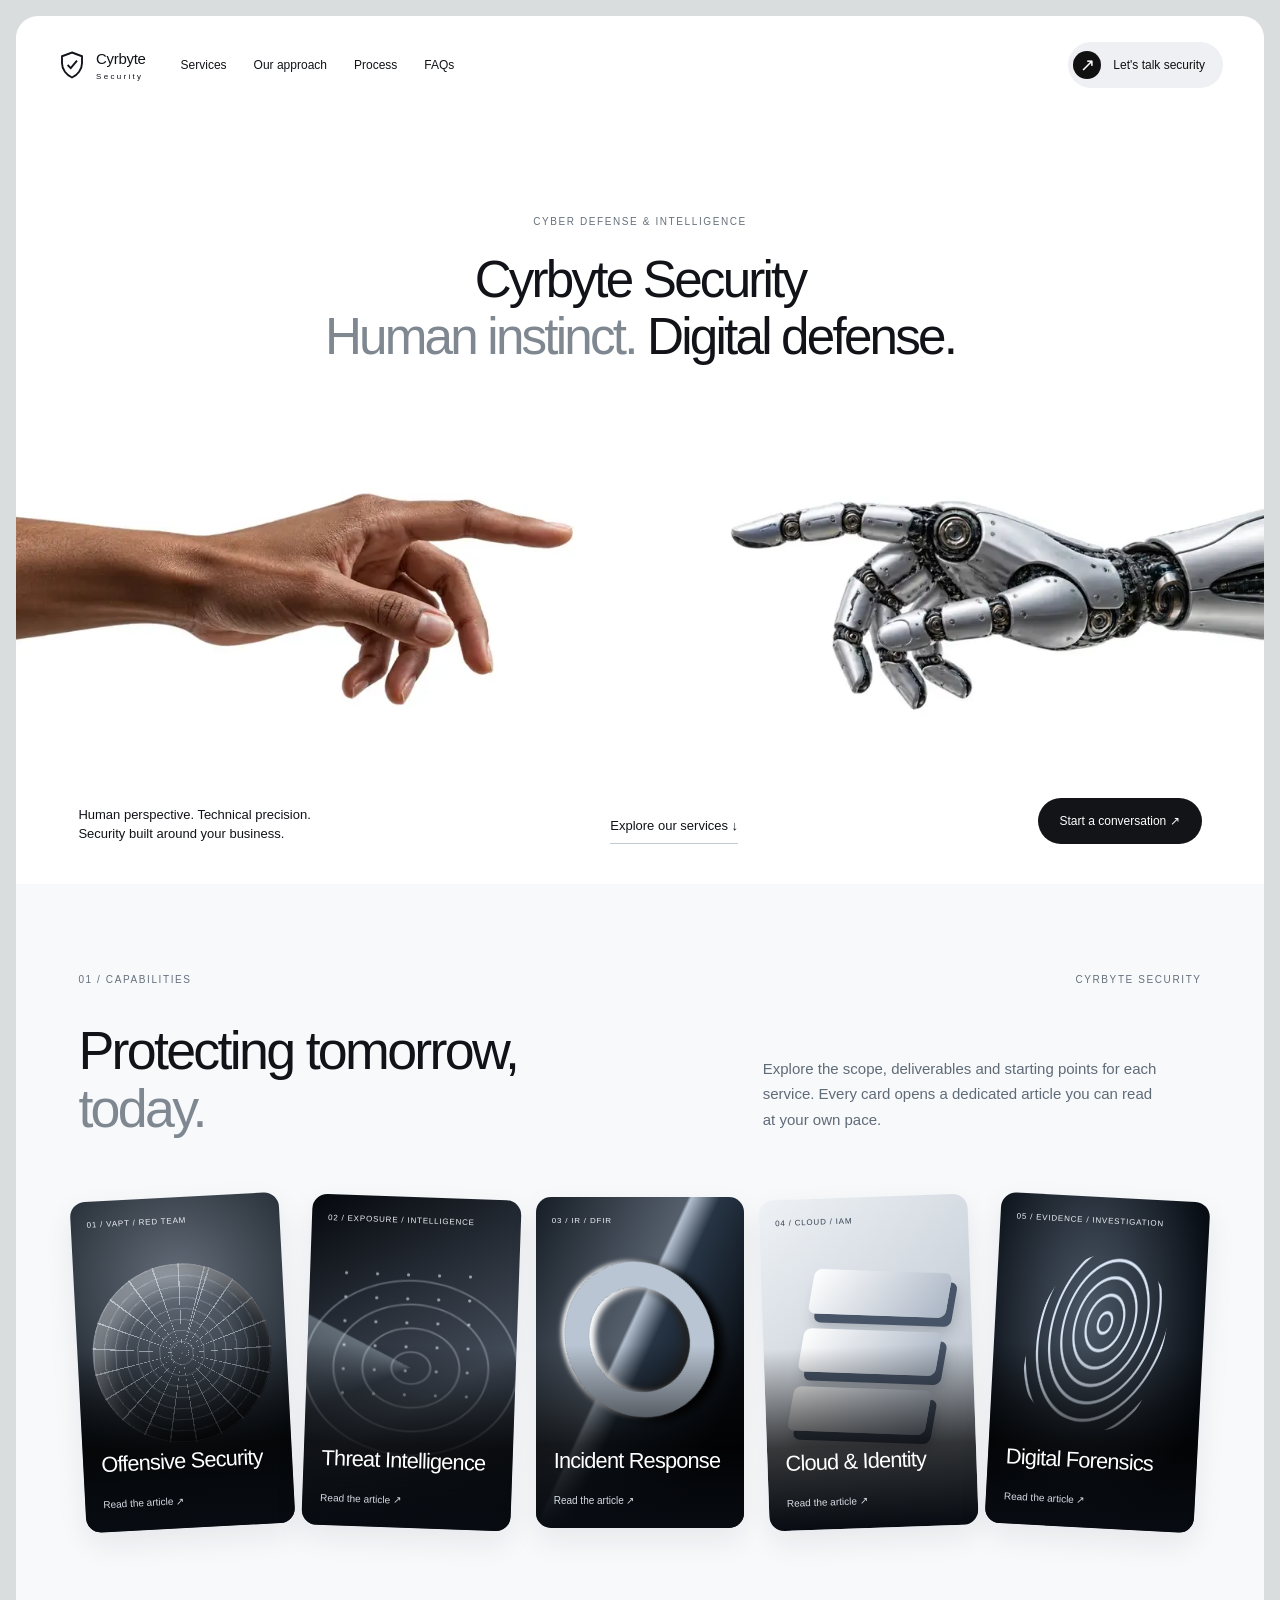
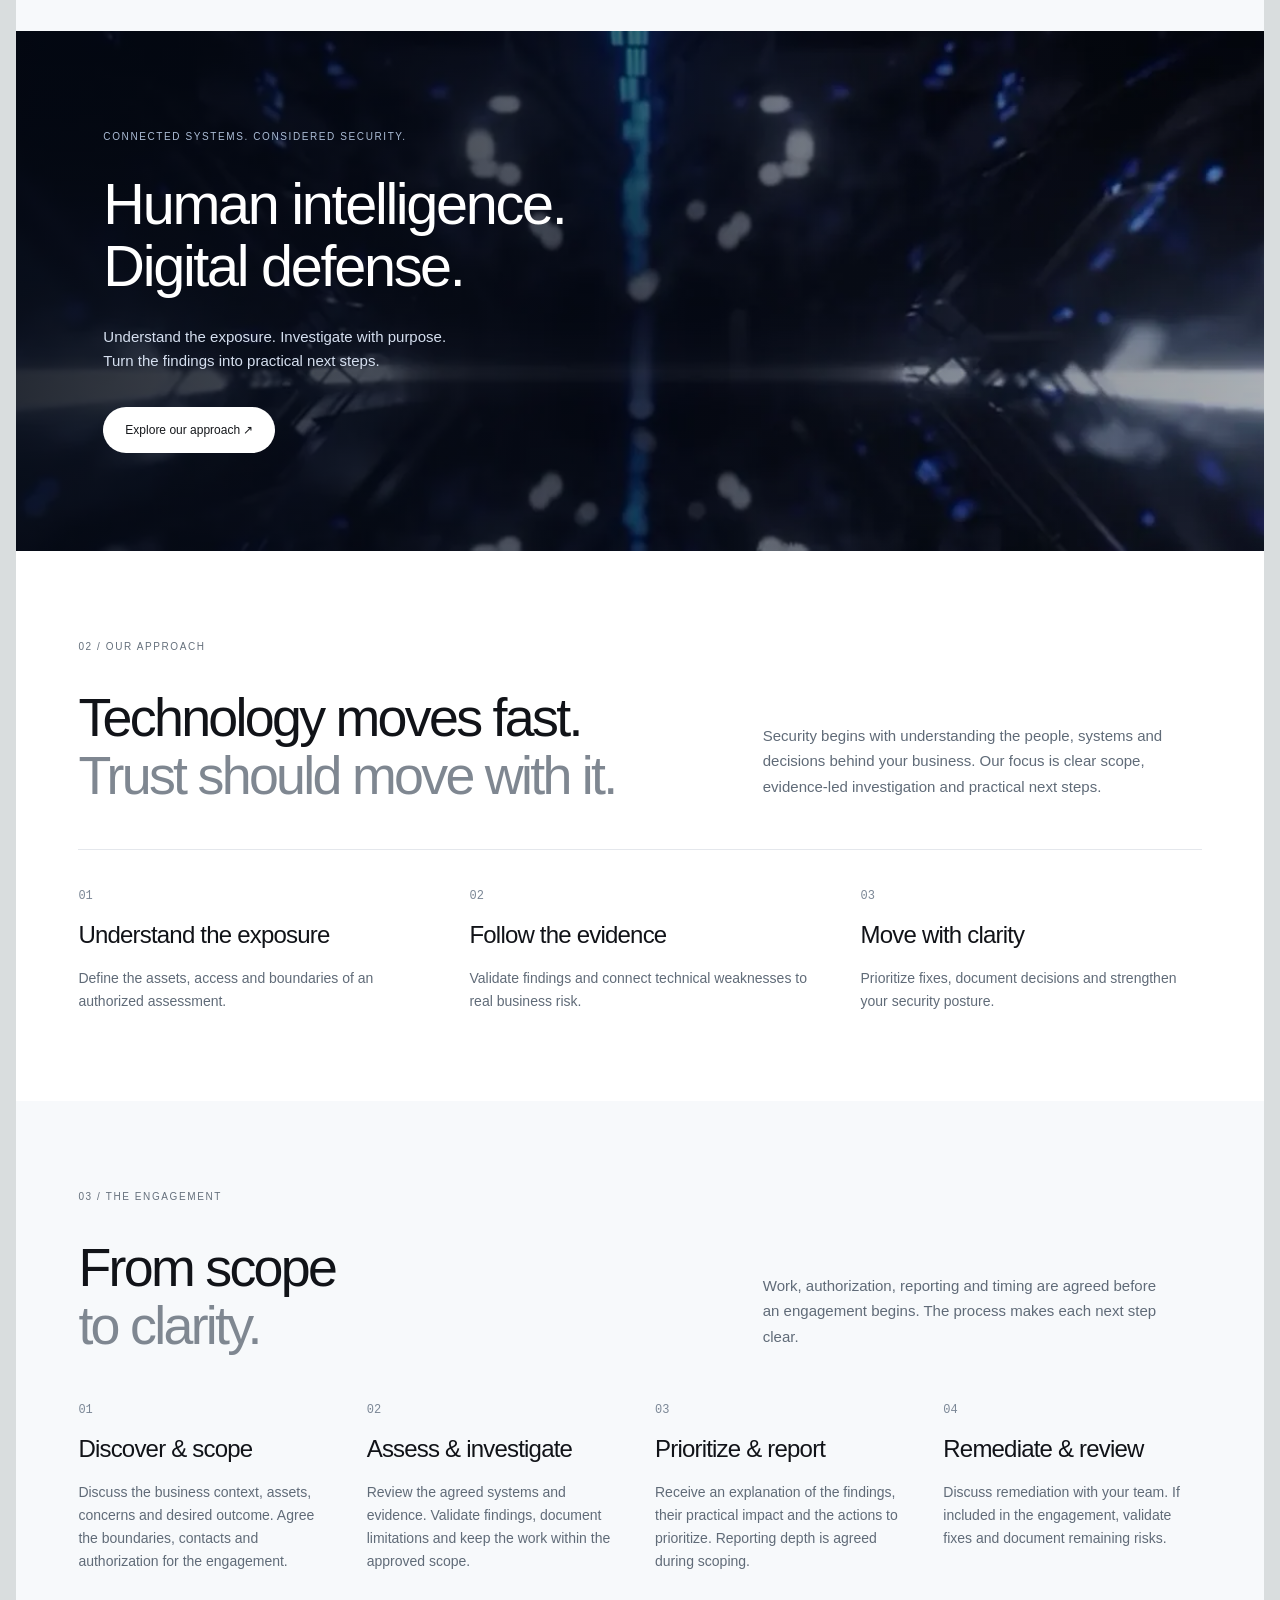
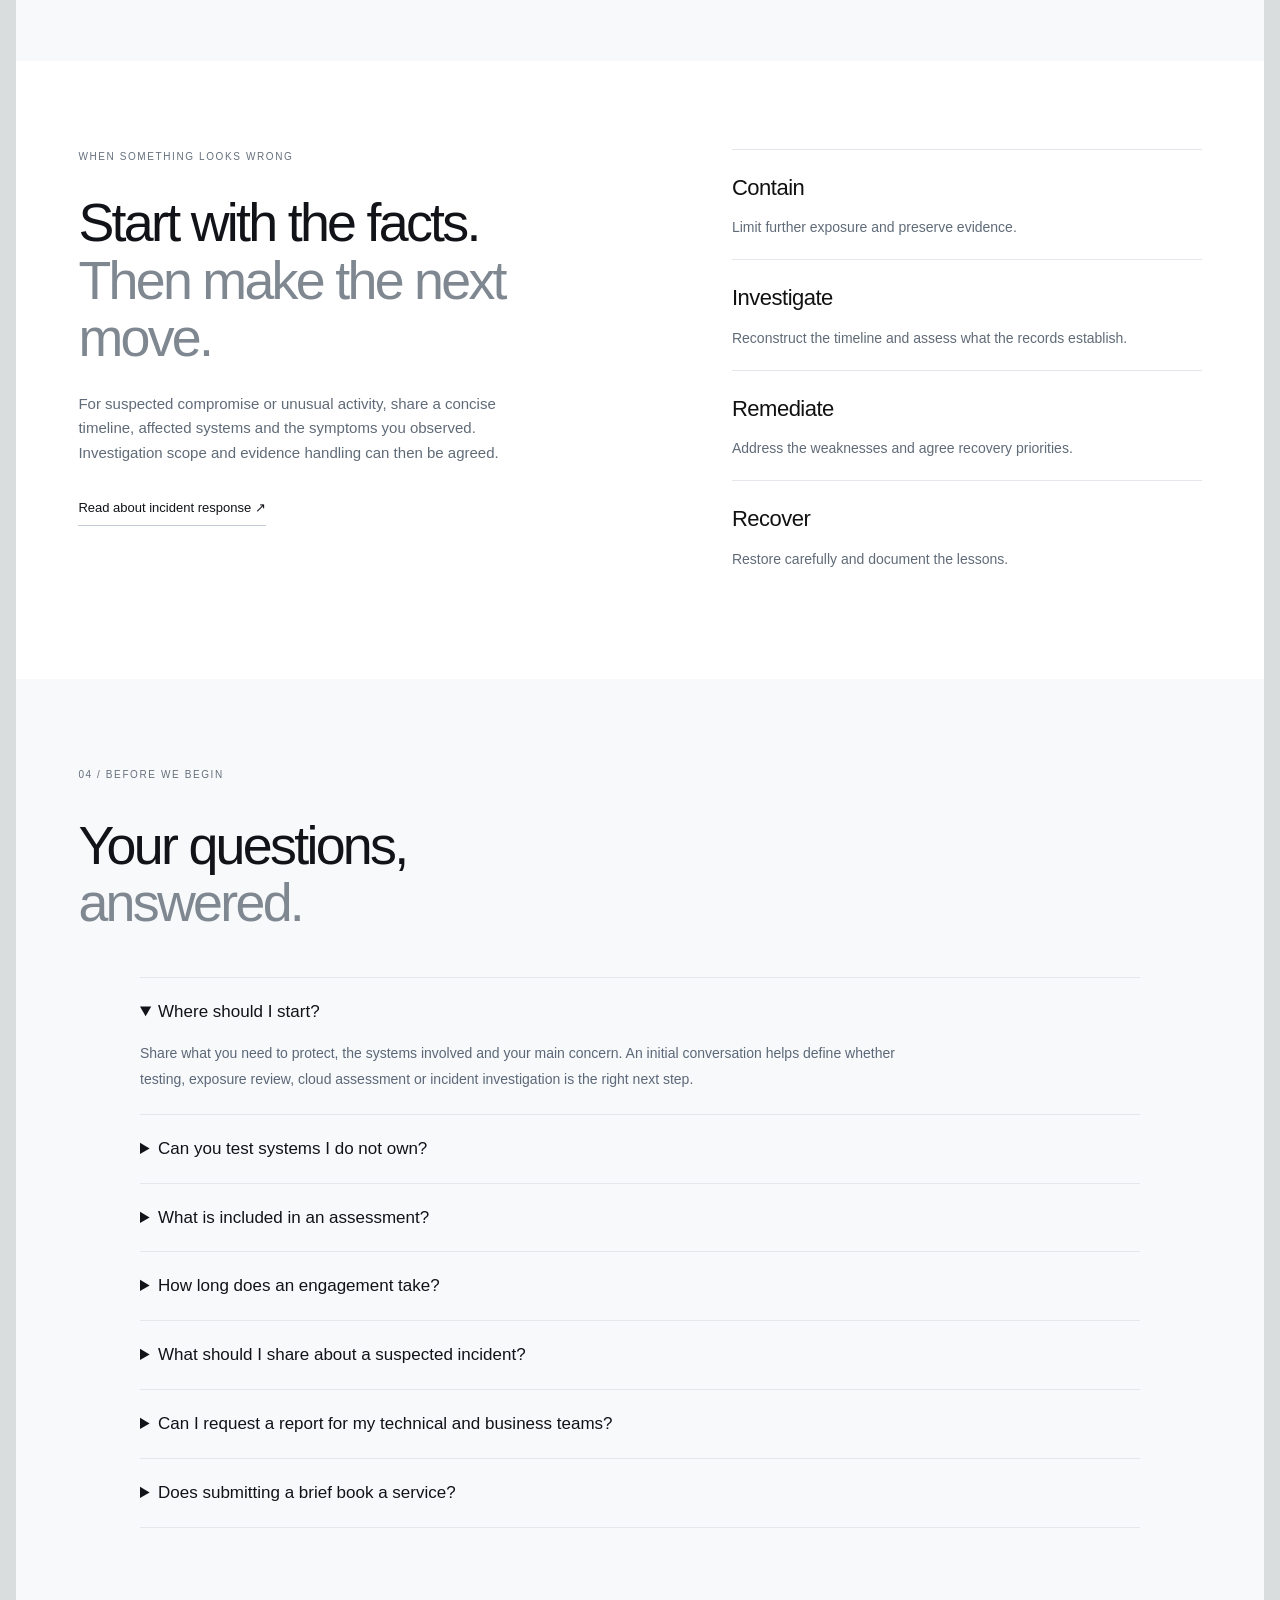
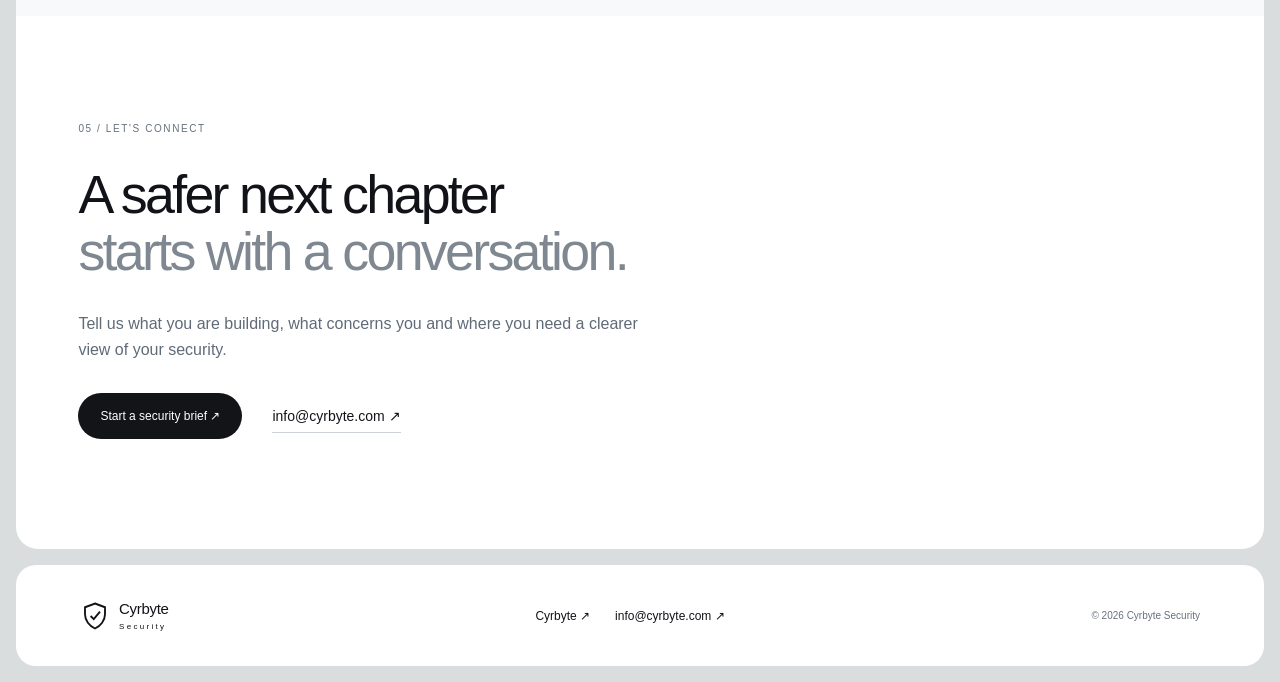
<file: index.html>
<!doctype html><html lang="en"><head><meta charset="UTF-8"><meta name="viewport" content="width=device-width,initial-scale=1"><meta name="theme-color" content="#f8f9fa"><title>Human instinct. Digital defense. | Cyrbyte Security</title><meta name="description" content="Cyrbyte Security services, authorized assessments, incident investigation and practical security guidance."><link rel="icon" href="assets/mark.svg" type="image/svg+xml"><link rel="stylesheet" href="styles.css?v=7"></head><body><a class="skip" href="#main-content">Skip to content</a><header class="header"><a class="brand" href="#home" aria-label="Cyrbyte Security home"><svg viewBox="0 0 48 48" aria-hidden="true"><path d="M24 4 40 10v11c0 10-7 19-16 23C15 40 8 31 8 21V10Z" fill="none" stroke="currentColor" stroke-width="3"/><path d="m17 24 5 5 10-12" fill="none" stroke="currentColor" stroke-width="3"/></svg><span>Cyrbyte<small>Security</small></span></a><nav class="desktop-nav" aria-label="Primary navigation"><a href="#capabilities">Services</a><a href="#approach">Our approach</a><a href="#process">Process</a><a href="#faq">FAQs</a></nav><a class="pill contact-pill" href="#contact"><span class="round">↗</span>Let's talk security</a><button class="menu-toggle" aria-label="Open navigation" aria-controls="navigation" aria-expanded="false">☰</button></header><nav class="menu-panel" id="navigation" aria-label="Site navigation" hidden><a href="#capabilities">Services ↗</a><a href="#approach">Our approach ↗</a><a href="#process">Process ↗</a><a href="#faq">FAQs ↗</a><a href="#contact">Contact ↗</a></nav>
<main id="main-content"><section class="hero" id="home"><div class="hero-title"><span class="eyebrow">CYBER DEFENSE & INTELLIGENCE</span><h1>Cyrbyte Security<br><span class="muted">Human instinct.</span> Digital defense.</h1></div><video class="hero-film" id="hero-video" muted playsinline loop preload="metadata" poster="assets/hero-poster.webp" aria-hidden="true"><source src="assets/human-machine-v2.mp4" type="video/mp4"></video><div class="hero-bottom"><p>Human perspective. Technical precision.<br>Security built around your business.</p><a class="text-link" href="#capabilities">Explore our services ↓</a><a class="pill solid" href="#contact">Start a conversation ↗</a></div></section>
<section class="section capabilities" id="capabilities"><div class="section-top"><span class="eyebrow">01 / CAPABILITIES</span><span class="eyebrow">CYRBYTE SECURITY</span></div><div class="section-heading"><h2>Protecting tomorrow,<br><span class="muted">today.</span></h2><p>Explore the scope, deliverables and starting points for each service. Every card opens a dedicated article you can read at your own pace.</p></div><div class="service-grid"><a class="service-card art-offensive" href="services/offensive-security.html" aria-label="Read Offensive Security"><span class="card-num">01 / VAPT / RED TEAM</span><div class="card-art" aria-hidden="true"><div class="wire-globe"></div></div><div class="card-copy"><h3>Offensive Security</h3><span>Read the article ↗</span></div></a><a class="service-card art-intelligence" href="services/threat-intelligence.html" aria-label="Read Threat Intelligence"><span class="card-num">02 / EXPOSURE / INTELLIGENCE</span><div class="card-art" aria-hidden="true"><div class="radar"></div><div class="dots"></div></div><div class="card-copy"><h3>Threat Intelligence</h3><span>Read the article ↗</span></div></a><a class="service-card art-response" href="services/incident-response.html" aria-label="Read Incident Response"><span class="card-num">03 / IR / DFIR</span><div class="card-art" aria-hidden="true"><div class="metal-ring"></div></div><div class="card-copy"><h3>Incident Response</h3><span>Read the article ↗</span></div></a><a class="service-card art-cloud" href="services/cloud-identity.html" aria-label="Read Cloud &amp; Identity"><span class="card-num">04 / CLOUD / IAM</span><div class="card-art" aria-hidden="true"><div class="cloud-stack"><i></i><i></i><i></i></div></div><div class="card-copy"><h3>Cloud &amp; Identity</h3><span>Read the article ↗</span></div></a><a class="service-card art-forensics" href="services/digital-forensics.html" aria-label="Read Digital Forensics"><span class="card-num">05 / EVIDENCE / INVESTIGATION</span><div class="card-art" aria-hidden="true"><div class="fingerprint"></div></div><div class="card-copy"><h3>Digital Forensics</h3><span>Read the article ↗</span></div></a></div></section>
<section class="defense" id="defense"><video class="tunnel-film" id="tunnel-video" muted playsinline loop preload="none" poster="assets/tunnel-poster.webp" aria-hidden="true"><source data-src="assets/digital-tunnel.mp4" type="video/mp4"></video><div class="defense-overlay"></div><div class="defense-copy"><span class="eyebrow">CONNECTED SYSTEMS. CONSIDERED SECURITY.</span><h2>Human intelligence.<br>Digital defense.</h2><p>Understand the exposure. Investigate with purpose.<br>Turn the findings into practical next steps.</p><a class="pill light" href="#approach">Explore our approach ↗</a></div></section>
<section class="section approach" id="approach"><div class="section-top"><span class="eyebrow">02 / OUR APPROACH</span></div><div class="section-heading"><h2>Technology moves fast.<br><span class="muted">Trust should move with it.</span></h2><p>Security begins with understanding the people, systems and decisions behind your business. Our focus is clear scope, evidence-led investigation and practical next steps.</p></div><div class="principles"><article><span>01</span><h3>Understand the exposure</h3><p>Define the assets, access and boundaries of an authorized assessment.</p></article><article><span>02</span><h3>Follow the evidence</h3><p>Validate findings and connect technical weaknesses to real business risk.</p></article><article><span>03</span><h3>Move with clarity</h3><p>Prioritize fixes, document decisions and strengthen your security posture.</p></article></div></section>
<section class="section process" id="process"><div class="section-top"><span class="eyebrow">03 / THE ENGAGEMENT</span></div><div class="section-heading"><h2>From scope<br><span class="muted">to clarity.</span></h2><p>Work, authorization, reporting and timing are agreed before an engagement begins. The process makes each next step clear.</p></div><div class="process-steps"><article><span>01</span><h3>Discover & scope</h3><p>Discuss the business context, assets, concerns and desired outcome. Agree the boundaries, contacts and authorization for the engagement.</p></article><article><span>02</span><h3>Assess & investigate</h3><p>Review the agreed systems and evidence. Validate findings, document limitations and keep the work within the approved scope.</p></article><article><span>03</span><h3>Prioritize & report</h3><p>Receive an explanation of the findings, their practical impact and the actions to prioritize. Reporting depth is agreed during scoping.</p></article><article><span>04</span><h3>Remediate & review</h3><p>Discuss remediation with your team. If included in the engagement, validate fixes and document remaining risks.</p></article></div></section>
<section class="section response" id="response"><div class="response-layout"><div><span class="eyebrow">WHEN SOMETHING LOOKS WRONG</span><h2>Start with the facts.<br><span class="muted">Then make the next move.</span></h2><p>For suspected compromise or unusual activity, share a concise timeline, affected systems and the symptoms you observed. Investigation scope and evidence handling can then be agreed.</p><a class="text-link" href="services/incident-response.html">Read about incident response ↗</a></div><div class="response-list"><p><b>Contain</b><span>Limit further exposure and preserve evidence.</span></p><p><b>Investigate</b><span>Reconstruct the timeline and assess what the records establish.</span></p><p><b>Remediate</b><span>Address the weaknesses and agree recovery priorities.</span></p><p><b>Recover</b><span>Restore carefully and document the lessons.</span></p></div></div></section>
<section class="section faq" id="faq"><div class="section-top"><span class="eyebrow">04 / BEFORE WE BEGIN</span></div><div class="section-heading"><h2>Your questions,<br><span class="muted">answered.</span></h2></div><div class="faq-list"><details open><summary>Where should I start?</summary><p>Share what you need to protect, the systems involved and your main concern. An initial conversation helps define whether testing, exposure review, cloud assessment or incident investigation is the right next step.</p></details><details><summary>Can you test systems I do not own?</summary><p>Testing requires appropriate authorization from the system owner. Scope and written permission must be agreed before any assessment begins.</p></details><details><summary>What is included in an assessment?</summary><p>The scope can cover applications, APIs, infrastructure, cloud configurations or identity controls. The precise assets, depth, testing windows, reporting and any retest are agreed before the engagement.</p></details><details><summary>How long does an engagement take?</summary><p>Timing depends on asset count, complexity, access and the work required. Share your target date in the brief so scope and timing can be discussed together.</p></details><details><summary>What should I share about a suspected incident?</summary><p>Provide a concise timeline, the affected systems and the symptoms you observed. Use the initial brief to establish contact; evidence transfer and investigation access can then be agreed separately.</p></details><details><summary>Can I request a report for my technical and business teams?</summary><p>Discuss both audiences during scoping. A useful report connects validated technical findings with practical risk, priorities and remediation steps.</p></details><details><summary>Does submitting a brief book a service?</summary><p>The form prepares an email draft for you to review and send. An engagement begins only after scope, authorization, terms and timing are agreed.</p></details></div></section>
<section class="section contact" id="contact"><span class="eyebrow">05 / LET'S CONNECT</span><h2>A safer next chapter<br><span class="muted">starts with a conversation.</span></h2><p>Tell us what you are building, what concerns you and where you need a clearer view of your security.</p><div class="contact-actions"><button class="pill solid" data-open-brief>Start a security brief ↗</button><a class="mail-link" href="mailto:info@cyrbyte.com">info@cyrbyte.com ↗</a></div></section></main><footer class="footer"><a class="brand" href="#home"><svg viewBox="0 0 48 48" aria-hidden="true"><path d="M24 4 40 10v11c0 10-7 19-16 23C15 40 8 31 8 21V10Z" fill="none" stroke="currentColor" stroke-width="3"/><path d="m17 24 5 5 10-12" fill="none" stroke="currentColor" stroke-width="3"/></svg><span>Cyrbyte<small>Security</small></span></a><div><a href="https://cyrbyte.com">Cyrbyte ↗</a><a href="mailto:info@cyrbyte.com">info@cyrbyte.com ↗</a></div><small>© <span data-year>2026</span> Cyrbyte Security</small></footer><dialog id="brief-dialog" aria-labelledby="brief-title"><button class="dialog-close" aria-label="Close security brief">×</button><span class="eyebrow">LET'S UNDERSTAND YOUR NEEDS</span><h2 id="brief-title">Start a conversation.</h2><p>Prepare a brief for info@cyrbyte.com. Review it in your email app before sending.</p><form id="brief-form"><label>Your name<input name="name" autocomplete="name" required maxlength="120"></label><label>Organization (optional)<input name="company" autocomplete="organization" maxlength="160"></label><label>Website or application URL (optional)<input name="website" type="url" placeholder="https://" maxlength="240"></label><label>Work email<input name="email" type="email" autocomplete="email" required maxlength="180"></label><label>Area of interest<select name="service"><option>Offensive Security</option><option>Threat Intelligence</option><option>Incident Response</option><option>Cloud & Identity</option><option>Digital Forensics</option><option>General security enquiry</option></select></label><label>Priority<select name="priority"><option>Planning an assessment</option><option>Active incident or urgent concern</option><option>Exploring options</option></select></label><label>What would you like to discuss?<textarea name="message" rows="4" required maxlength="3000" placeholder="A short overview is enough to begin."></textarea></label><button class="pill solid" type="submit"><span class="round">↗</span>Prepare email</button><p id="brief-status" role="status"></p></form><div id="draft-tools" hidden><textarea id="email-draft" readonly aria-label="Prepared email text" rows="8"></textarea><div class="draft-actions"><a class="pill solid" id="send-email">Open email app ↗</a><button class="pill" id="copy-email">Copy brief</button></div><p>Your brief is ready. It has not been sent.</p></div></dialog><script src="script.js?v=7" defer></script></body></html>
</file>
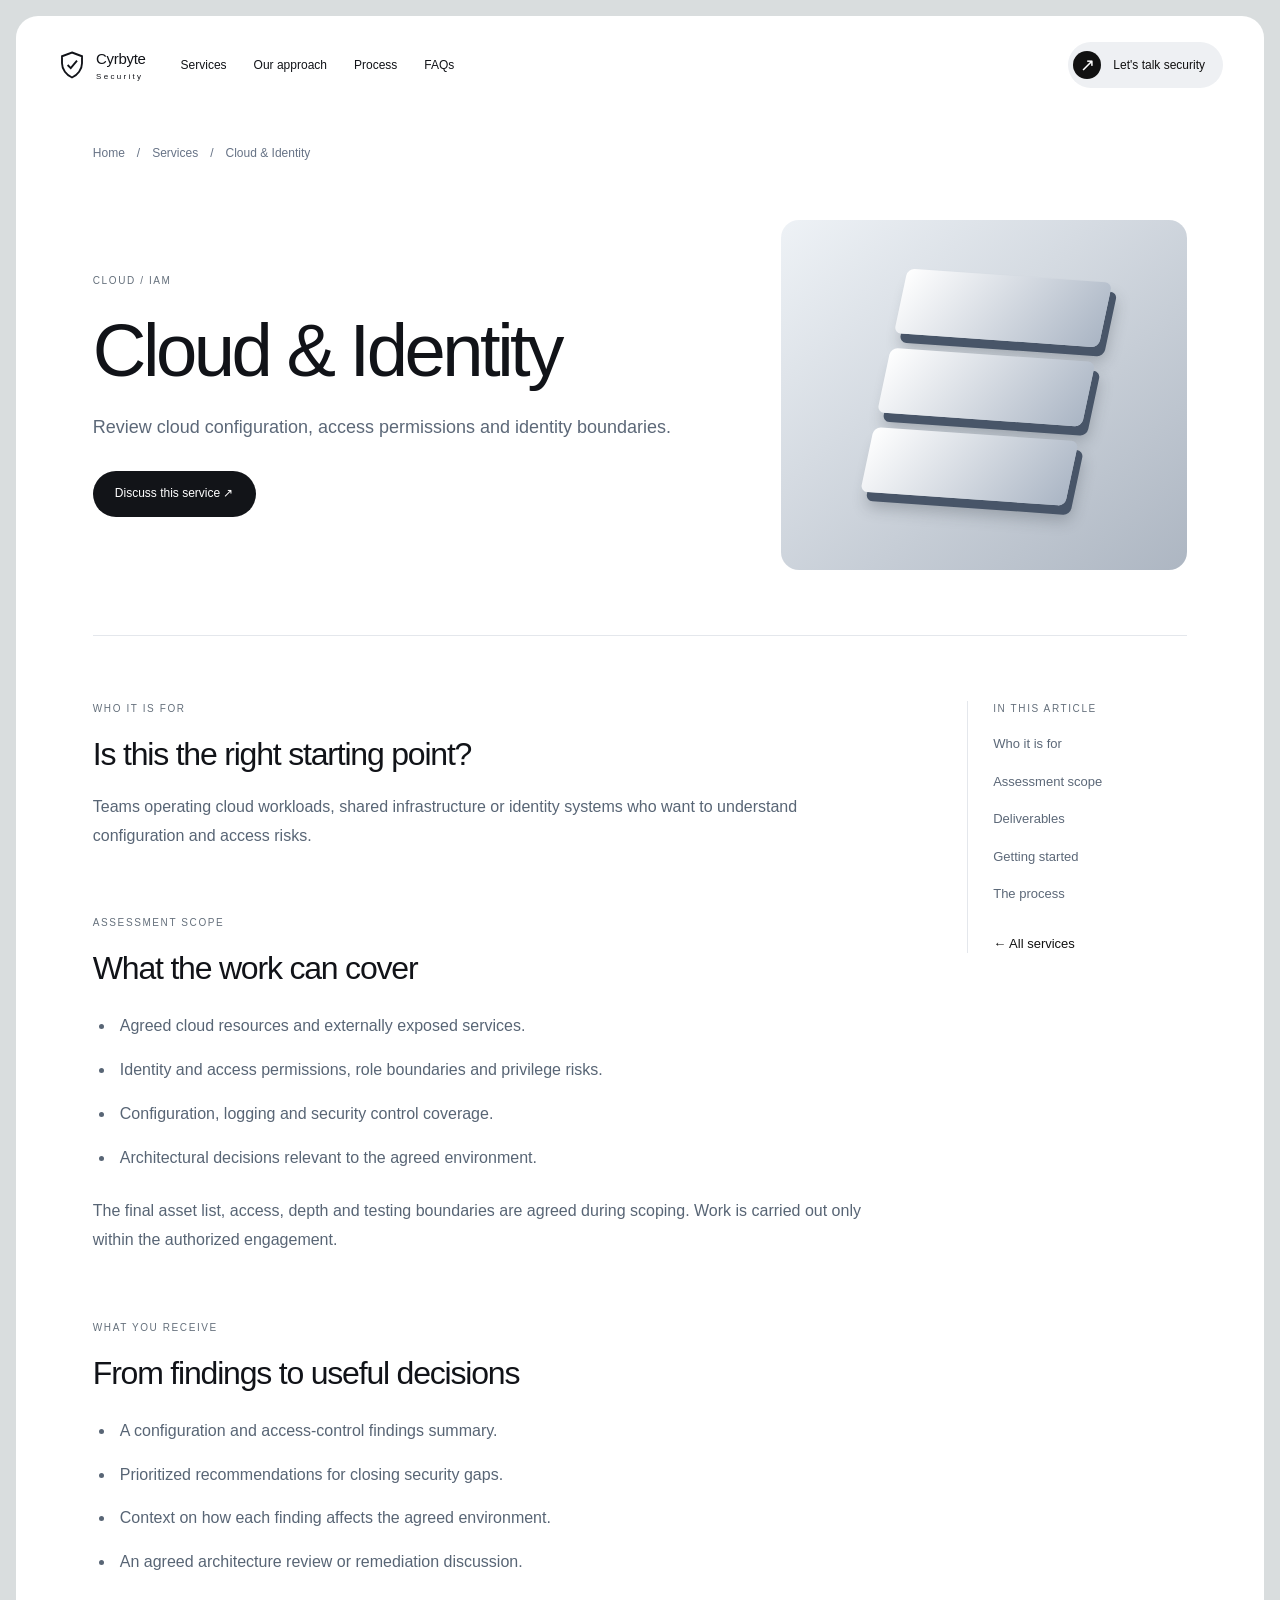
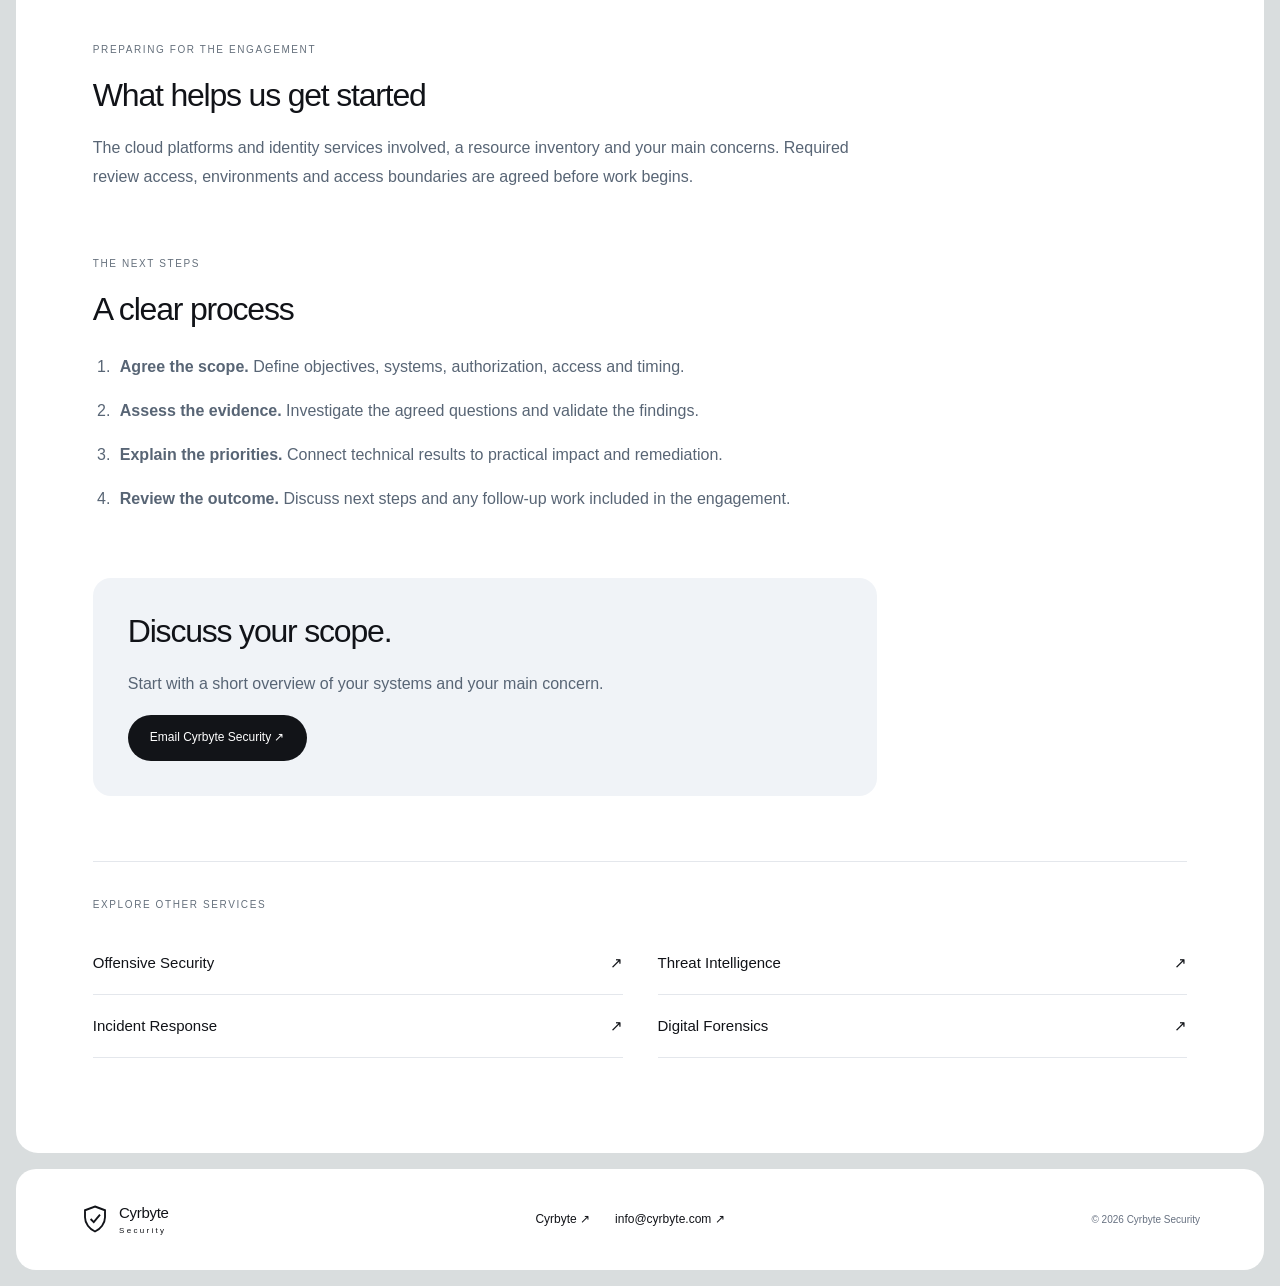
<file: services/cloud-identity.html>
<!doctype html><html lang="en"><head><meta charset="UTF-8"><meta name="viewport" content="width=device-width,initial-scale=1"><meta name="theme-color" content="#f8f9fa"><title>Cloud &amp; Identity | Cyrbyte Security</title><meta name="description" content="Review cloud configuration, access permissions and identity boundaries."><link rel="icon" href="../assets/mark.svg" type="image/svg+xml"><link rel="stylesheet" href="../styles.css?v=7"></head><body><a class="skip" href="#main-content">Skip to content</a><header class="header"><a class="brand" href="../index.html" aria-label="Cyrbyte Security home"><svg viewBox="0 0 48 48" aria-hidden="true"><path d="M24 4 40 10v11c0 10-7 19-16 23C15 40 8 31 8 21V10Z" fill="none" stroke="currentColor" stroke-width="3"/><path d="m17 24 5 5 10-12" fill="none" stroke="currentColor" stroke-width="3"/></svg><span>Cyrbyte<small>Security</small></span></a><nav class="desktop-nav" aria-label="Primary navigation"><a href="../index.html#capabilities">Services</a><a href="../index.html#approach">Our approach</a><a href="../index.html#process">Process</a><a href="../index.html#faq">FAQs</a></nav><a class="pill contact-pill" href="../index.html#contact"><span class="round">↗</span>Let's talk security</a><button class="menu-toggle" aria-label="Open navigation" aria-controls="navigation" aria-expanded="false">☰</button></header><nav class="menu-panel" id="navigation" aria-label="Site navigation" hidden><a href="../index.html#capabilities">Services ↗</a><a href="../index.html#approach">Our approach ↗</a><a href="../index.html#process">Process ↗</a><a href="../index.html#faq">FAQs ↗</a><a href="../index.html#contact">Contact ↗</a></nav><main id="main-content" class="article"><nav class="breadcrumbs" aria-label="Breadcrumb"><a href="../index.html">Home</a><span>/</span><a href="../index.html#capabilities">Services</a><span>/</span><span>Cloud &amp; Identity</span></nav><section class="article-hero"><div><span class="eyebrow">CLOUD / IAM</span><h1>Cloud &amp; Identity</h1><p class="article-lede">Review cloud configuration, access permissions and identity boundaries.</p><a class="pill solid" href="../index.html#contact">Discuss this service ↗</a></div><div class="article-art art-cloud" aria-hidden="true"><div class="cloud-stack"><i></i><i></i><i></i></div></div></section><div class="article-layout"><article class="article-body"><section id="who"><span class="eyebrow">WHO IT IS FOR</span><h2>Is this the right starting point?</h2><p>Teams operating cloud workloads, shared infrastructure or identity systems who want to understand configuration and access risks.</p></section><section id="scope"><span class="eyebrow">ASSESSMENT SCOPE</span><h2>What the work can cover</h2><ul><li>Agreed cloud resources and externally exposed services.</li><li>Identity and access permissions, role boundaries and privilege risks.</li><li>Configuration, logging and security control coverage.</li><li>Architectural decisions relevant to the agreed environment.</li></ul><p>The final asset list, access, depth and testing boundaries are agreed during scoping. Work is carried out only within the authorized engagement.</p></section><section id="deliverables"><span class="eyebrow">WHAT YOU RECEIVE</span><h2>From findings to useful decisions</h2><ul><li>A configuration and access-control findings summary.</li><li>Prioritized recommendations for closing security gaps.</li><li>Context on how each finding affects the agreed environment.</li><li>An agreed architecture review or remediation discussion.</li></ul></section><section id="start"><span class="eyebrow">PREPARING FOR THE ENGAGEMENT</span><h2>What helps us get started</h2><p>The cloud platforms and identity services involved, a resource inventory and your main concerns. Required review access, environments and access boundaries are agreed before work begins.</p></section><section id="process"><span class="eyebrow">THE NEXT STEPS</span><h2>A clear process</h2><ol><li><b>Agree the scope.</b> Define objectives, systems, authorization, access and timing.</li><li><b>Assess the evidence.</b> Investigate the agreed questions and validate the findings.</li><li><b>Explain the priorities.</b> Connect technical results to practical impact and remediation.</li><li><b>Review the outcome.</b> Discuss next steps and any follow-up work included in the engagement.</li></ol></section><section class="article-cta"><h2>Discuss your scope.</h2><p>Start with a short overview of your systems and your main concern.</p><a class="pill solid" href="mailto:info@cyrbyte.com?subject=Cloud%20%26%20Identity%20enquiry">Email Cyrbyte Security ↗</a></section></article><aside class="article-nav"><span class="eyebrow">IN THIS ARTICLE</span><a href="#who">Who it is for</a><a href="#scope">Assessment scope</a><a href="#deliverables">Deliverables</a><a href="#start">Getting started</a><a href="#process">The process</a><a href="../index.html#capabilities" class="back-link">← All services</a></aside></div><section class="related"><span class="eyebrow">EXPLORE OTHER SERVICES</span><div><a href="offensive-security.html"><span>Offensive Security</span>↗</a><a href="threat-intelligence.html"><span>Threat Intelligence</span>↗</a><a href="incident-response.html"><span>Incident Response</span>↗</a><a href="digital-forensics.html"><span>Digital Forensics</span>↗</a></div></section></main><footer class="footer"><a class="brand" href="../index.html#home"><svg viewBox="0 0 48 48" aria-hidden="true"><path d="M24 4 40 10v11c0 10-7 19-16 23C15 40 8 31 8 21V10Z" fill="none" stroke="currentColor" stroke-width="3"/><path d="m17 24 5 5 10-12" fill="none" stroke="currentColor" stroke-width="3"/></svg><span>Cyrbyte<small>Security</small></span></a><div><a href="https://cyrbyte.com">Cyrbyte ↗</a><a href="mailto:info@cyrbyte.com">info@cyrbyte.com ↗</a></div><small>© <span data-year>2026</span> Cyrbyte Security</small></footer><script src="../script.js?v=7" defer></script></body></html>
</file>
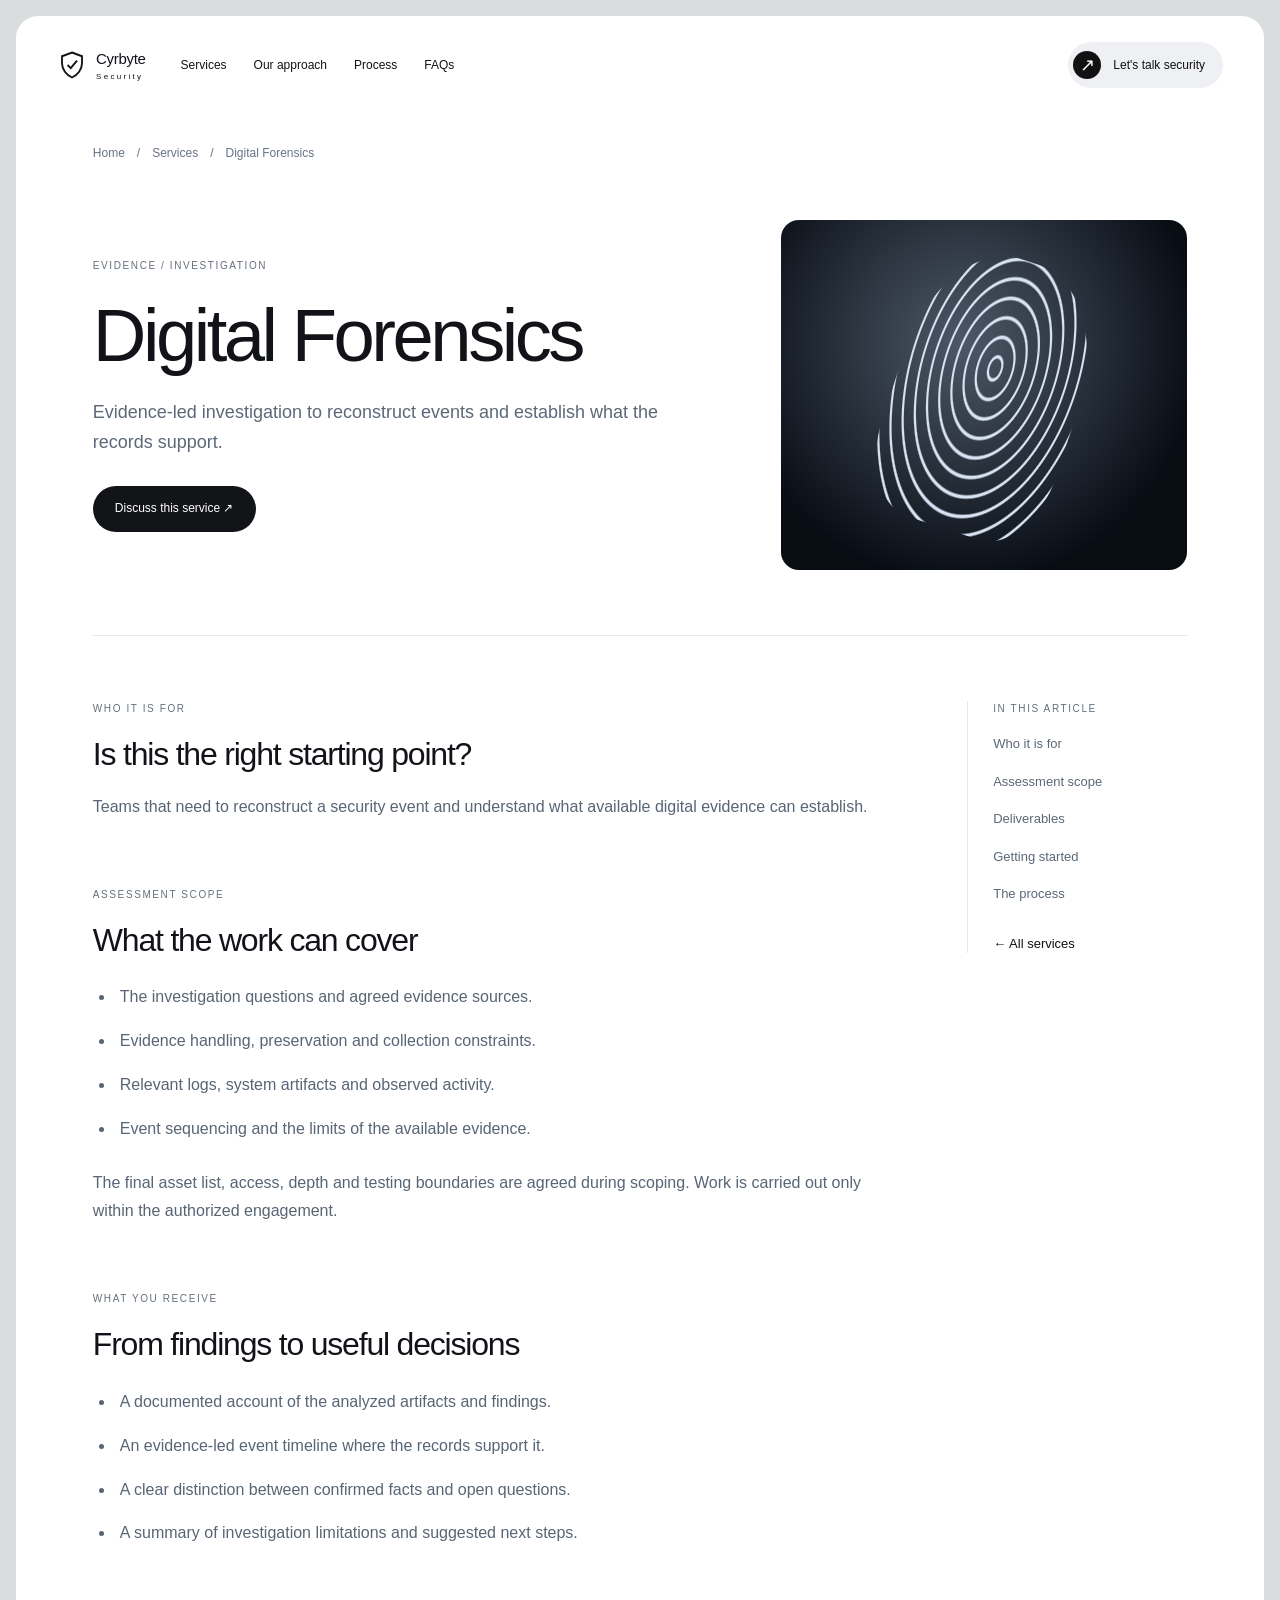
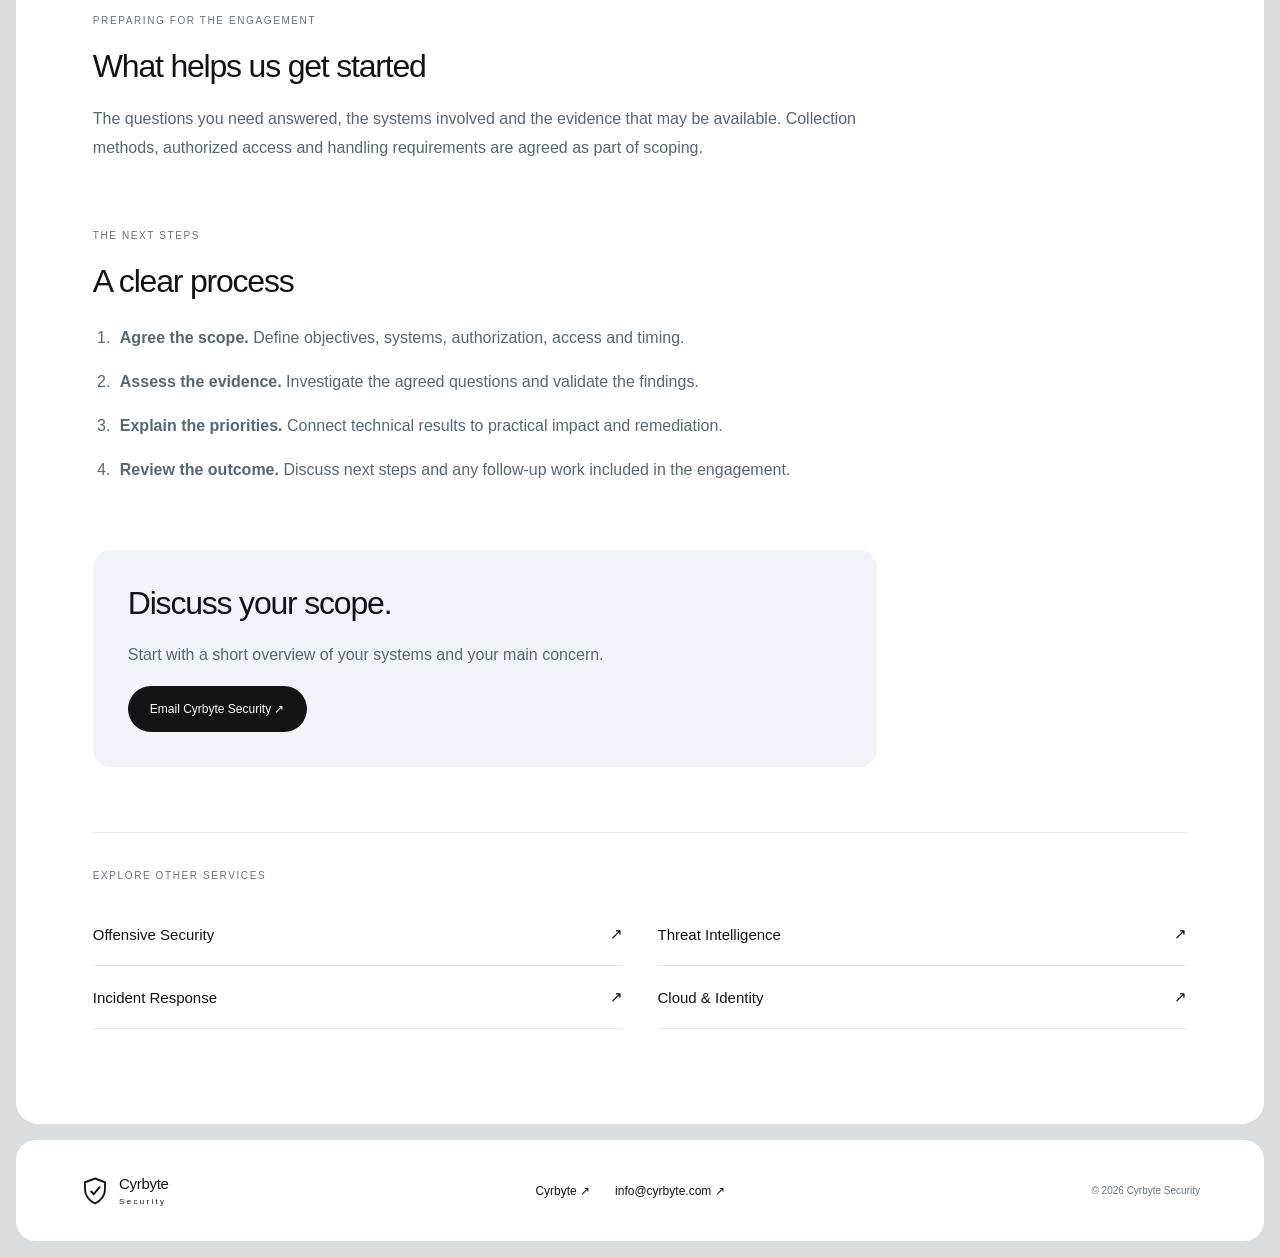
<file: services/digital-forensics.html>
<!doctype html><html lang="en"><head><meta charset="UTF-8"><meta name="viewport" content="width=device-width,initial-scale=1"><meta name="theme-color" content="#f8f9fa"><title>Digital Forensics | Cyrbyte Security</title><meta name="description" content="Evidence-led investigation to reconstruct events and establish what the records support."><link rel="icon" href="../assets/mark.svg" type="image/svg+xml"><link rel="stylesheet" href="../styles.css?v=7"></head><body><a class="skip" href="#main-content">Skip to content</a><header class="header"><a class="brand" href="../index.html" aria-label="Cyrbyte Security home"><svg viewBox="0 0 48 48" aria-hidden="true"><path d="M24 4 40 10v11c0 10-7 19-16 23C15 40 8 31 8 21V10Z" fill="none" stroke="currentColor" stroke-width="3"/><path d="m17 24 5 5 10-12" fill="none" stroke="currentColor" stroke-width="3"/></svg><span>Cyrbyte<small>Security</small></span></a><nav class="desktop-nav" aria-label="Primary navigation"><a href="../index.html#capabilities">Services</a><a href="../index.html#approach">Our approach</a><a href="../index.html#process">Process</a><a href="../index.html#faq">FAQs</a></nav><a class="pill contact-pill" href="../index.html#contact"><span class="round">↗</span>Let's talk security</a><button class="menu-toggle" aria-label="Open navigation" aria-controls="navigation" aria-expanded="false">☰</button></header><nav class="menu-panel" id="navigation" aria-label="Site navigation" hidden><a href="../index.html#capabilities">Services ↗</a><a href="../index.html#approach">Our approach ↗</a><a href="../index.html#process">Process ↗</a><a href="../index.html#faq">FAQs ↗</a><a href="../index.html#contact">Contact ↗</a></nav><main id="main-content" class="article"><nav class="breadcrumbs" aria-label="Breadcrumb"><a href="../index.html">Home</a><span>/</span><a href="../index.html#capabilities">Services</a><span>/</span><span>Digital Forensics</span></nav><section class="article-hero"><div><span class="eyebrow">EVIDENCE / INVESTIGATION</span><h1>Digital Forensics</h1><p class="article-lede">Evidence-led investigation to reconstruct events and establish what the records support.</p><a class="pill solid" href="../index.html#contact">Discuss this service ↗</a></div><div class="article-art art-forensics" aria-hidden="true"><div class="fingerprint"></div></div></section><div class="article-layout"><article class="article-body"><section id="who"><span class="eyebrow">WHO IT IS FOR</span><h2>Is this the right starting point?</h2><p>Teams that need to reconstruct a security event and understand what available digital evidence can establish.</p></section><section id="scope"><span class="eyebrow">ASSESSMENT SCOPE</span><h2>What the work can cover</h2><ul><li>The investigation questions and agreed evidence sources.</li><li>Evidence handling, preservation and collection constraints.</li><li>Relevant logs, system artifacts and observed activity.</li><li>Event sequencing and the limits of the available evidence.</li></ul><p>The final asset list, access, depth and testing boundaries are agreed during scoping. Work is carried out only within the authorized engagement.</p></section><section id="deliverables"><span class="eyebrow">WHAT YOU RECEIVE</span><h2>From findings to useful decisions</h2><ul><li>A documented account of the analyzed artifacts and findings.</li><li>An evidence-led event timeline where the records support it.</li><li>A clear distinction between confirmed facts and open questions.</li><li>A summary of investigation limitations and suggested next steps.</li></ul></section><section id="start"><span class="eyebrow">PREPARING FOR THE ENGAGEMENT</span><h2>What helps us get started</h2><p>The questions you need answered, the systems involved and the evidence that may be available. Collection methods, authorized access and handling requirements are agreed as part of scoping.</p></section><section id="process"><span class="eyebrow">THE NEXT STEPS</span><h2>A clear process</h2><ol><li><b>Agree the scope.</b> Define objectives, systems, authorization, access and timing.</li><li><b>Assess the evidence.</b> Investigate the agreed questions and validate the findings.</li><li><b>Explain the priorities.</b> Connect technical results to practical impact and remediation.</li><li><b>Review the outcome.</b> Discuss next steps and any follow-up work included in the engagement.</li></ol></section><section class="article-cta"><h2>Discuss your scope.</h2><p>Start with a short overview of your systems and your main concern.</p><a class="pill solid" href="mailto:info@cyrbyte.com?subject=Digital%20Forensics%20enquiry">Email Cyrbyte Security ↗</a></section></article><aside class="article-nav"><span class="eyebrow">IN THIS ARTICLE</span><a href="#who">Who it is for</a><a href="#scope">Assessment scope</a><a href="#deliverables">Deliverables</a><a href="#start">Getting started</a><a href="#process">The process</a><a href="../index.html#capabilities" class="back-link">← All services</a></aside></div><section class="related"><span class="eyebrow">EXPLORE OTHER SERVICES</span><div><a href="offensive-security.html"><span>Offensive Security</span>↗</a><a href="threat-intelligence.html"><span>Threat Intelligence</span>↗</a><a href="incident-response.html"><span>Incident Response</span>↗</a><a href="cloud-identity.html"><span>Cloud &amp; Identity</span>↗</a></div></section></main><footer class="footer"><a class="brand" href="../index.html#home"><svg viewBox="0 0 48 48" aria-hidden="true"><path d="M24 4 40 10v11c0 10-7 19-16 23C15 40 8 31 8 21V10Z" fill="none" stroke="currentColor" stroke-width="3"/><path d="m17 24 5 5 10-12" fill="none" stroke="currentColor" stroke-width="3"/></svg><span>Cyrbyte<small>Security</small></span></a><div><a href="https://cyrbyte.com">Cyrbyte ↗</a><a href="mailto:info@cyrbyte.com">info@cyrbyte.com ↗</a></div><small>© <span data-year>2026</span> Cyrbyte Security</small></footer><script src="../script.js?v=7" defer></script></body></html>
</file>
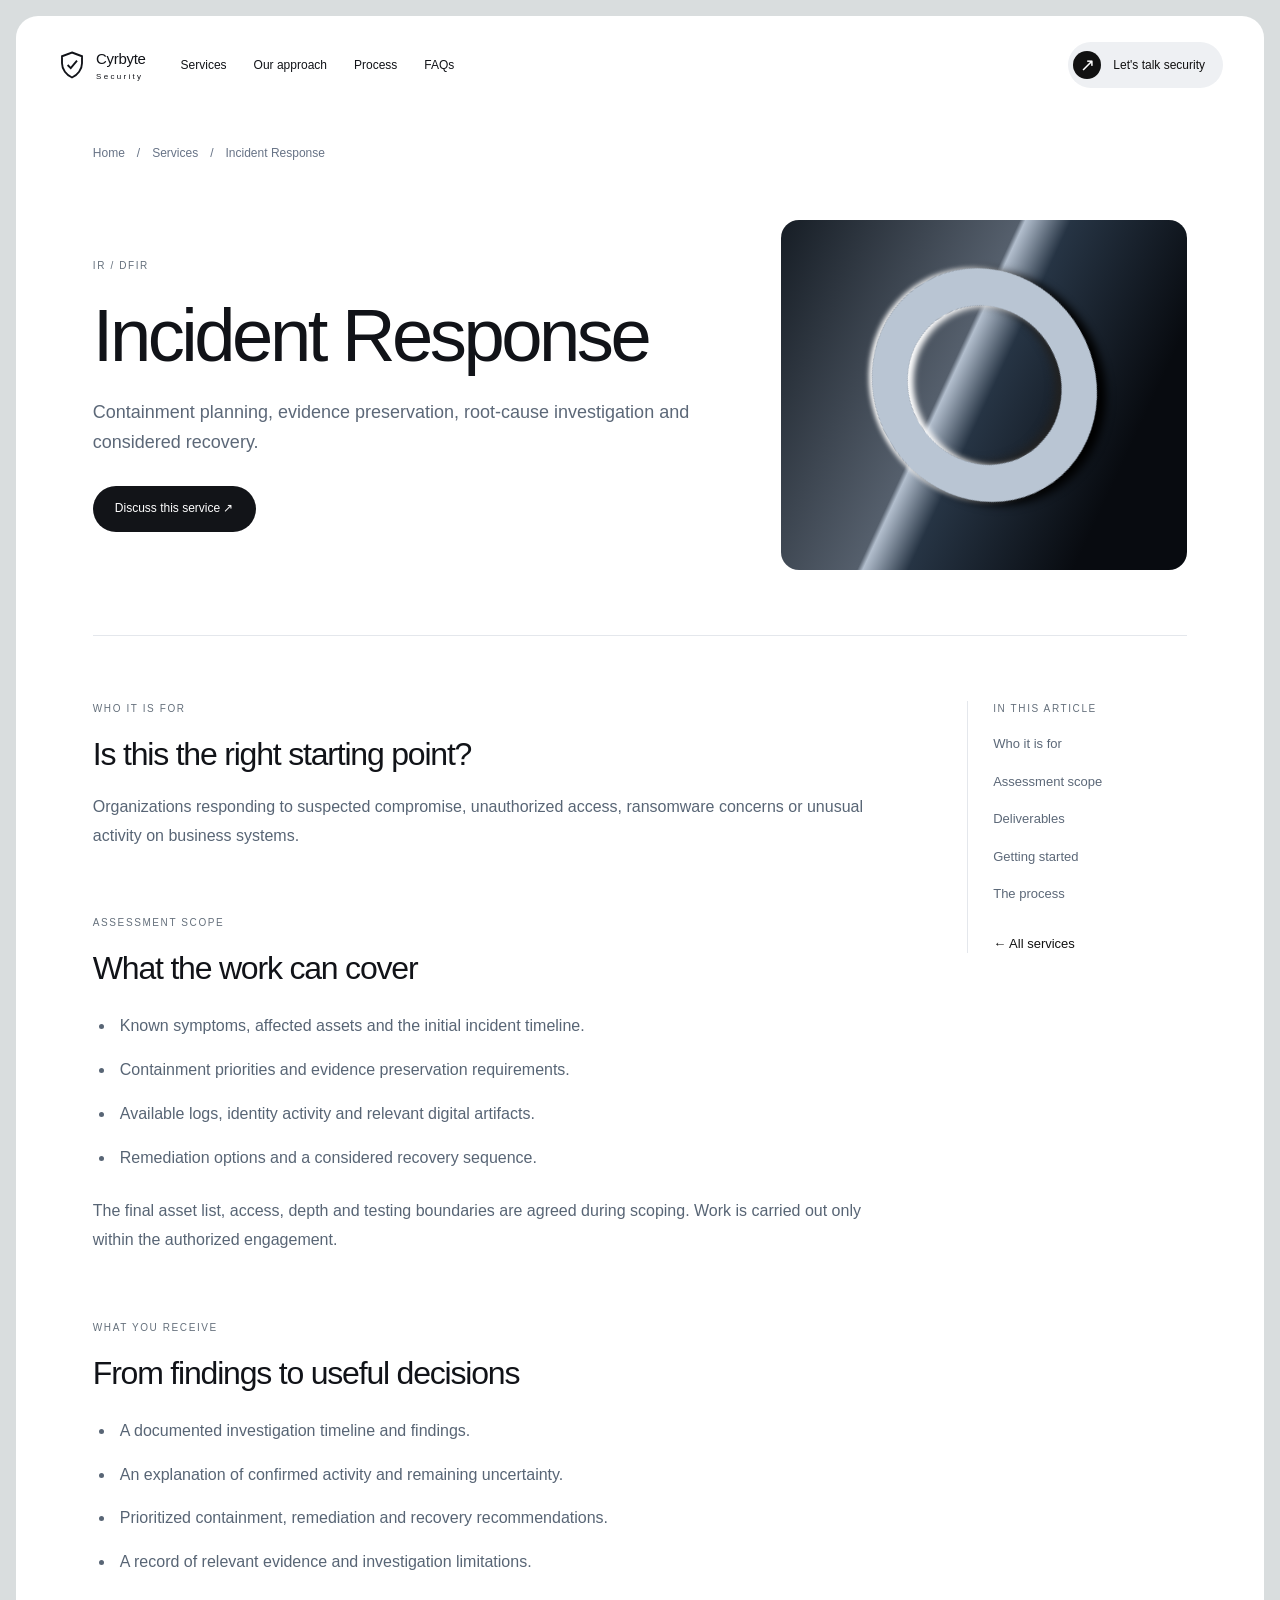
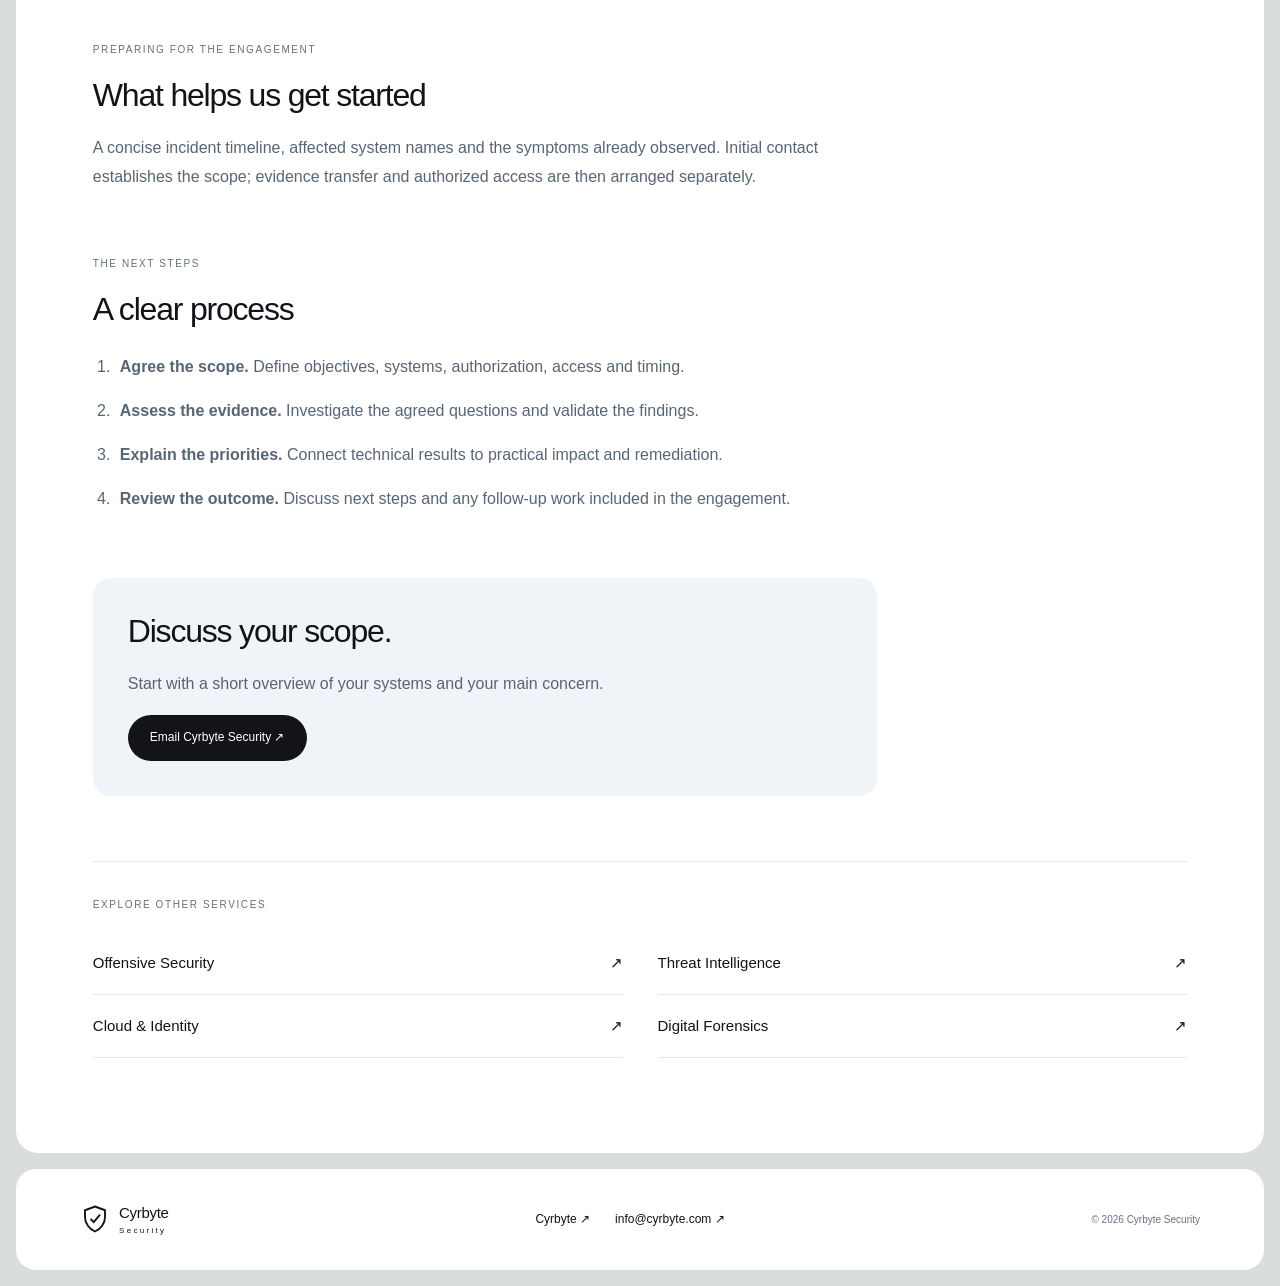
<file: services/incident-response.html>
<!doctype html><html lang="en"><head><meta charset="UTF-8"><meta name="viewport" content="width=device-width,initial-scale=1"><meta name="theme-color" content="#f8f9fa"><title>Incident Response | Cyrbyte Security</title><meta name="description" content="Containment planning, evidence preservation, root-cause investigation and considered recovery."><link rel="icon" href="../assets/mark.svg" type="image/svg+xml"><link rel="stylesheet" href="../styles.css?v=7"></head><body><a class="skip" href="#main-content">Skip to content</a><header class="header"><a class="brand" href="../index.html" aria-label="Cyrbyte Security home"><svg viewBox="0 0 48 48" aria-hidden="true"><path d="M24 4 40 10v11c0 10-7 19-16 23C15 40 8 31 8 21V10Z" fill="none" stroke="currentColor" stroke-width="3"/><path d="m17 24 5 5 10-12" fill="none" stroke="currentColor" stroke-width="3"/></svg><span>Cyrbyte<small>Security</small></span></a><nav class="desktop-nav" aria-label="Primary navigation"><a href="../index.html#capabilities">Services</a><a href="../index.html#approach">Our approach</a><a href="../index.html#process">Process</a><a href="../index.html#faq">FAQs</a></nav><a class="pill contact-pill" href="../index.html#contact"><span class="round">↗</span>Let's talk security</a><button class="menu-toggle" aria-label="Open navigation" aria-controls="navigation" aria-expanded="false">☰</button></header><nav class="menu-panel" id="navigation" aria-label="Site navigation" hidden><a href="../index.html#capabilities">Services ↗</a><a href="../index.html#approach">Our approach ↗</a><a href="../index.html#process">Process ↗</a><a href="../index.html#faq">FAQs ↗</a><a href="../index.html#contact">Contact ↗</a></nav><main id="main-content" class="article"><nav class="breadcrumbs" aria-label="Breadcrumb"><a href="../index.html">Home</a><span>/</span><a href="../index.html#capabilities">Services</a><span>/</span><span>Incident Response</span></nav><section class="article-hero"><div><span class="eyebrow">IR / DFIR</span><h1>Incident Response</h1><p class="article-lede">Containment planning, evidence preservation, root-cause investigation and considered recovery.</p><a class="pill solid" href="../index.html#contact">Discuss this service ↗</a></div><div class="article-art art-response" aria-hidden="true"><div class="metal-ring"></div></div></section><div class="article-layout"><article class="article-body"><section id="who"><span class="eyebrow">WHO IT IS FOR</span><h2>Is this the right starting point?</h2><p>Organizations responding to suspected compromise, unauthorized access, ransomware concerns or unusual activity on business systems.</p></section><section id="scope"><span class="eyebrow">ASSESSMENT SCOPE</span><h2>What the work can cover</h2><ul><li>Known symptoms, affected assets and the initial incident timeline.</li><li>Containment priorities and evidence preservation requirements.</li><li>Available logs, identity activity and relevant digital artifacts.</li><li>Remediation options and a considered recovery sequence.</li></ul><p>The final asset list, access, depth and testing boundaries are agreed during scoping. Work is carried out only within the authorized engagement.</p></section><section id="deliverables"><span class="eyebrow">WHAT YOU RECEIVE</span><h2>From findings to useful decisions</h2><ul><li>A documented investigation timeline and findings.</li><li>An explanation of confirmed activity and remaining uncertainty.</li><li>Prioritized containment, remediation and recovery recommendations.</li><li>A record of relevant evidence and investigation limitations.</li></ul></section><section id="start"><span class="eyebrow">PREPARING FOR THE ENGAGEMENT</span><h2>What helps us get started</h2><p>A concise incident timeline, affected system names and the symptoms already observed. Initial contact establishes the scope; evidence transfer and authorized access are then arranged separately.</p></section><section id="process"><span class="eyebrow">THE NEXT STEPS</span><h2>A clear process</h2><ol><li><b>Agree the scope.</b> Define objectives, systems, authorization, access and timing.</li><li><b>Assess the evidence.</b> Investigate the agreed questions and validate the findings.</li><li><b>Explain the priorities.</b> Connect technical results to practical impact and remediation.</li><li><b>Review the outcome.</b> Discuss next steps and any follow-up work included in the engagement.</li></ol></section><section class="article-cta"><h2>Discuss your scope.</h2><p>Start with a short overview of your systems and your main concern.</p><a class="pill solid" href="mailto:info@cyrbyte.com?subject=Incident%20Response%20enquiry">Email Cyrbyte Security ↗</a></section></article><aside class="article-nav"><span class="eyebrow">IN THIS ARTICLE</span><a href="#who">Who it is for</a><a href="#scope">Assessment scope</a><a href="#deliverables">Deliverables</a><a href="#start">Getting started</a><a href="#process">The process</a><a href="../index.html#capabilities" class="back-link">← All services</a></aside></div><section class="related"><span class="eyebrow">EXPLORE OTHER SERVICES</span><div><a href="offensive-security.html"><span>Offensive Security</span>↗</a><a href="threat-intelligence.html"><span>Threat Intelligence</span>↗</a><a href="cloud-identity.html"><span>Cloud &amp; Identity</span>↗</a><a href="digital-forensics.html"><span>Digital Forensics</span>↗</a></div></section></main><footer class="footer"><a class="brand" href="../index.html#home"><svg viewBox="0 0 48 48" aria-hidden="true"><path d="M24 4 40 10v11c0 10-7 19-16 23C15 40 8 31 8 21V10Z" fill="none" stroke="currentColor" stroke-width="3"/><path d="m17 24 5 5 10-12" fill="none" stroke="currentColor" stroke-width="3"/></svg><span>Cyrbyte<small>Security</small></span></a><div><a href="https://cyrbyte.com">Cyrbyte ↗</a><a href="mailto:info@cyrbyte.com">info@cyrbyte.com ↗</a></div><small>© <span data-year>2026</span> Cyrbyte Security</small></footer><script src="../script.js?v=7" defer></script></body></html>
</file>
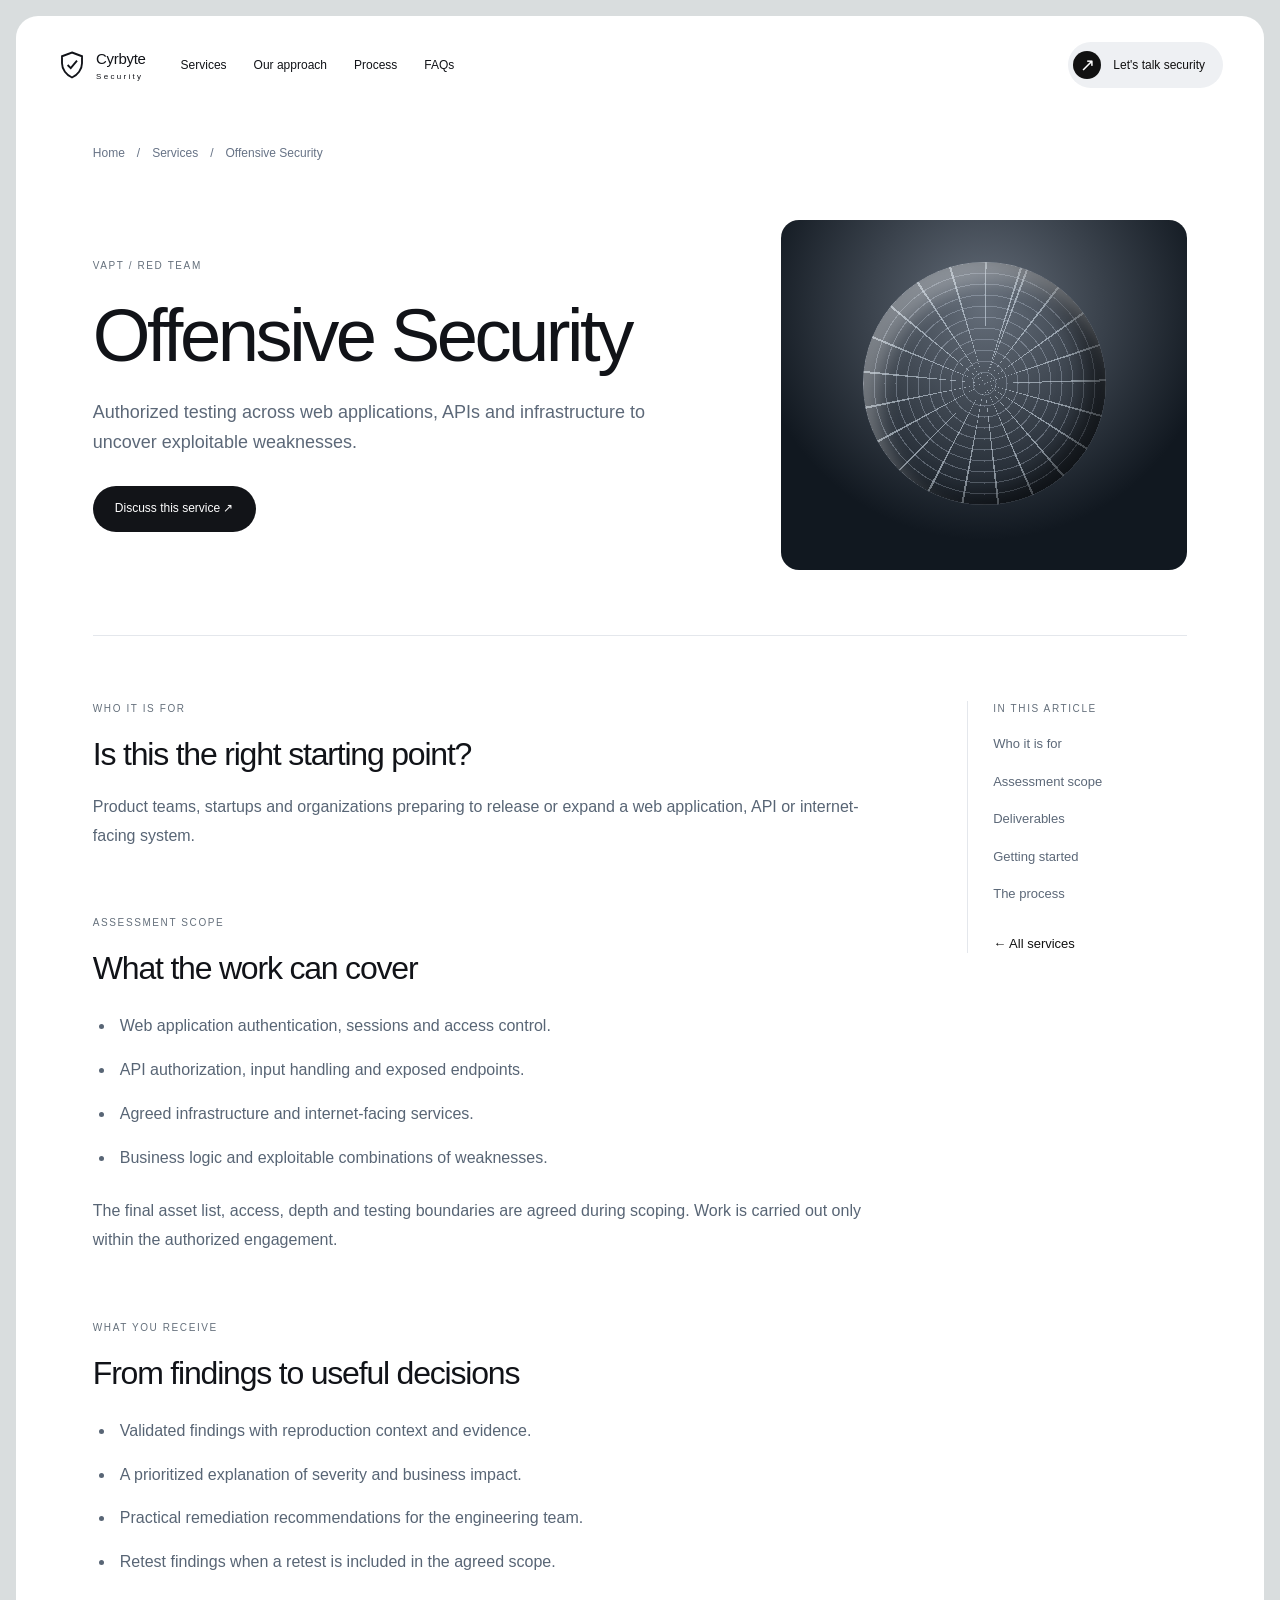
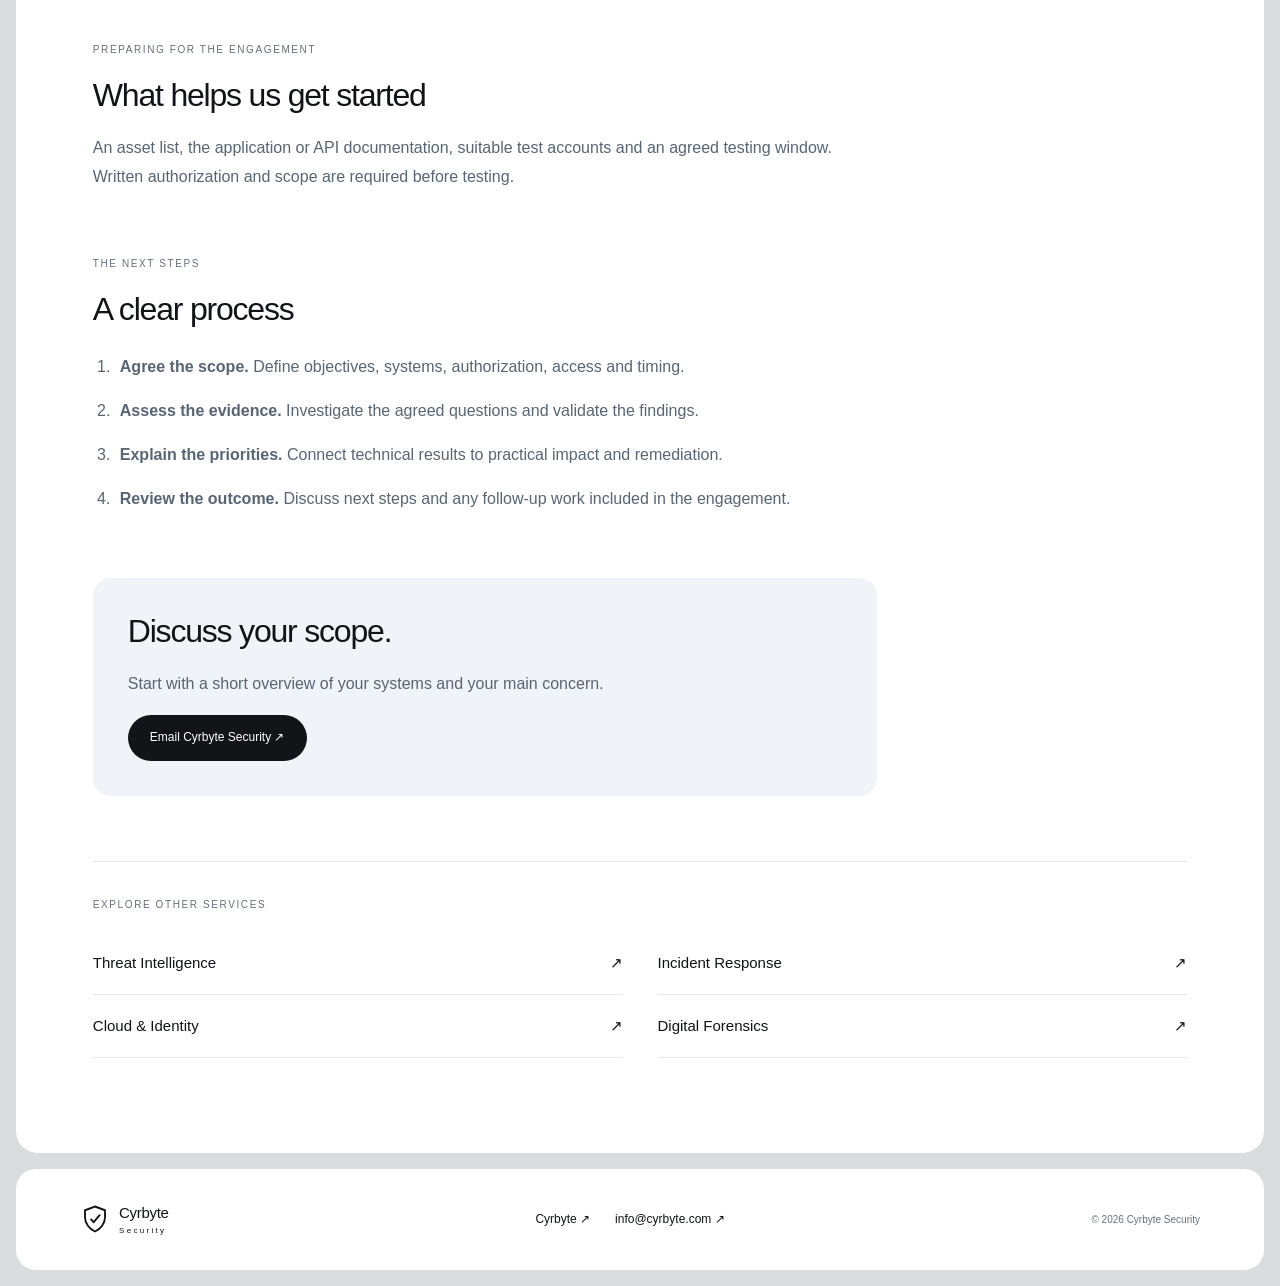
<file: services/offensive-security.html>
<!doctype html><html lang="en"><head><meta charset="UTF-8"><meta name="viewport" content="width=device-width,initial-scale=1"><meta name="theme-color" content="#f8f9fa"><title>Offensive Security | Cyrbyte Security</title><meta name="description" content="Authorized testing across web applications, APIs and infrastructure to uncover exploitable weaknesses."><link rel="icon" href="../assets/mark.svg" type="image/svg+xml"><link rel="stylesheet" href="../styles.css?v=7"></head><body><a class="skip" href="#main-content">Skip to content</a><header class="header"><a class="brand" href="../index.html" aria-label="Cyrbyte Security home"><svg viewBox="0 0 48 48" aria-hidden="true"><path d="M24 4 40 10v11c0 10-7 19-16 23C15 40 8 31 8 21V10Z" fill="none" stroke="currentColor" stroke-width="3"/><path d="m17 24 5 5 10-12" fill="none" stroke="currentColor" stroke-width="3"/></svg><span>Cyrbyte<small>Security</small></span></a><nav class="desktop-nav" aria-label="Primary navigation"><a href="../index.html#capabilities">Services</a><a href="../index.html#approach">Our approach</a><a href="../index.html#process">Process</a><a href="../index.html#faq">FAQs</a></nav><a class="pill contact-pill" href="../index.html#contact"><span class="round">↗</span>Let's talk security</a><button class="menu-toggle" aria-label="Open navigation" aria-controls="navigation" aria-expanded="false">☰</button></header><nav class="menu-panel" id="navigation" aria-label="Site navigation" hidden><a href="../index.html#capabilities">Services ↗</a><a href="../index.html#approach">Our approach ↗</a><a href="../index.html#process">Process ↗</a><a href="../index.html#faq">FAQs ↗</a><a href="../index.html#contact">Contact ↗</a></nav><main id="main-content" class="article"><nav class="breadcrumbs" aria-label="Breadcrumb"><a href="../index.html">Home</a><span>/</span><a href="../index.html#capabilities">Services</a><span>/</span><span>Offensive Security</span></nav><section class="article-hero"><div><span class="eyebrow">VAPT / RED TEAM</span><h1>Offensive Security</h1><p class="article-lede">Authorized testing across web applications, APIs and infrastructure to uncover exploitable weaknesses.</p><a class="pill solid" href="../index.html#contact">Discuss this service ↗</a></div><div class="article-art art-offensive" aria-hidden="true"><div class="wire-globe"></div></div></section><div class="article-layout"><article class="article-body"><section id="who"><span class="eyebrow">WHO IT IS FOR</span><h2>Is this the right starting point?</h2><p>Product teams, startups and organizations preparing to release or expand a web application, API or internet-facing system.</p></section><section id="scope"><span class="eyebrow">ASSESSMENT SCOPE</span><h2>What the work can cover</h2><ul><li>Web application authentication, sessions and access control.</li><li>API authorization, input handling and exposed endpoints.</li><li>Agreed infrastructure and internet-facing services.</li><li>Business logic and exploitable combinations of weaknesses.</li></ul><p>The final asset list, access, depth and testing boundaries are agreed during scoping. Work is carried out only within the authorized engagement.</p></section><section id="deliverables"><span class="eyebrow">WHAT YOU RECEIVE</span><h2>From findings to useful decisions</h2><ul><li>Validated findings with reproduction context and evidence.</li><li>A prioritized explanation of severity and business impact.</li><li>Practical remediation recommendations for the engineering team.</li><li>Retest findings when a retest is included in the agreed scope.</li></ul></section><section id="start"><span class="eyebrow">PREPARING FOR THE ENGAGEMENT</span><h2>What helps us get started</h2><p>An asset list, the application or API documentation, suitable test accounts and an agreed testing window. Written authorization and scope are required before testing.</p></section><section id="process"><span class="eyebrow">THE NEXT STEPS</span><h2>A clear process</h2><ol><li><b>Agree the scope.</b> Define objectives, systems, authorization, access and timing.</li><li><b>Assess the evidence.</b> Investigate the agreed questions and validate the findings.</li><li><b>Explain the priorities.</b> Connect technical results to practical impact and remediation.</li><li><b>Review the outcome.</b> Discuss next steps and any follow-up work included in the engagement.</li></ol></section><section class="article-cta"><h2>Discuss your scope.</h2><p>Start with a short overview of your systems and your main concern.</p><a class="pill solid" href="mailto:info@cyrbyte.com?subject=Offensive%20Security%20enquiry">Email Cyrbyte Security ↗</a></section></article><aside class="article-nav"><span class="eyebrow">IN THIS ARTICLE</span><a href="#who">Who it is for</a><a href="#scope">Assessment scope</a><a href="#deliverables">Deliverables</a><a href="#start">Getting started</a><a href="#process">The process</a><a href="../index.html#capabilities" class="back-link">← All services</a></aside></div><section class="related"><span class="eyebrow">EXPLORE OTHER SERVICES</span><div><a href="threat-intelligence.html"><span>Threat Intelligence</span>↗</a><a href="incident-response.html"><span>Incident Response</span>↗</a><a href="cloud-identity.html"><span>Cloud &amp; Identity</span>↗</a><a href="digital-forensics.html"><span>Digital Forensics</span>↗</a></div></section></main><footer class="footer"><a class="brand" href="../index.html#home"><svg viewBox="0 0 48 48" aria-hidden="true"><path d="M24 4 40 10v11c0 10-7 19-16 23C15 40 8 31 8 21V10Z" fill="none" stroke="currentColor" stroke-width="3"/><path d="m17 24 5 5 10-12" fill="none" stroke="currentColor" stroke-width="3"/></svg><span>Cyrbyte<small>Security</small></span></a><div><a href="https://cyrbyte.com">Cyrbyte ↗</a><a href="mailto:info@cyrbyte.com">info@cyrbyte.com ↗</a></div><small>© <span data-year>2026</span> Cyrbyte Security</small></footer><script src="../script.js?v=7" defer></script></body></html>
</file>
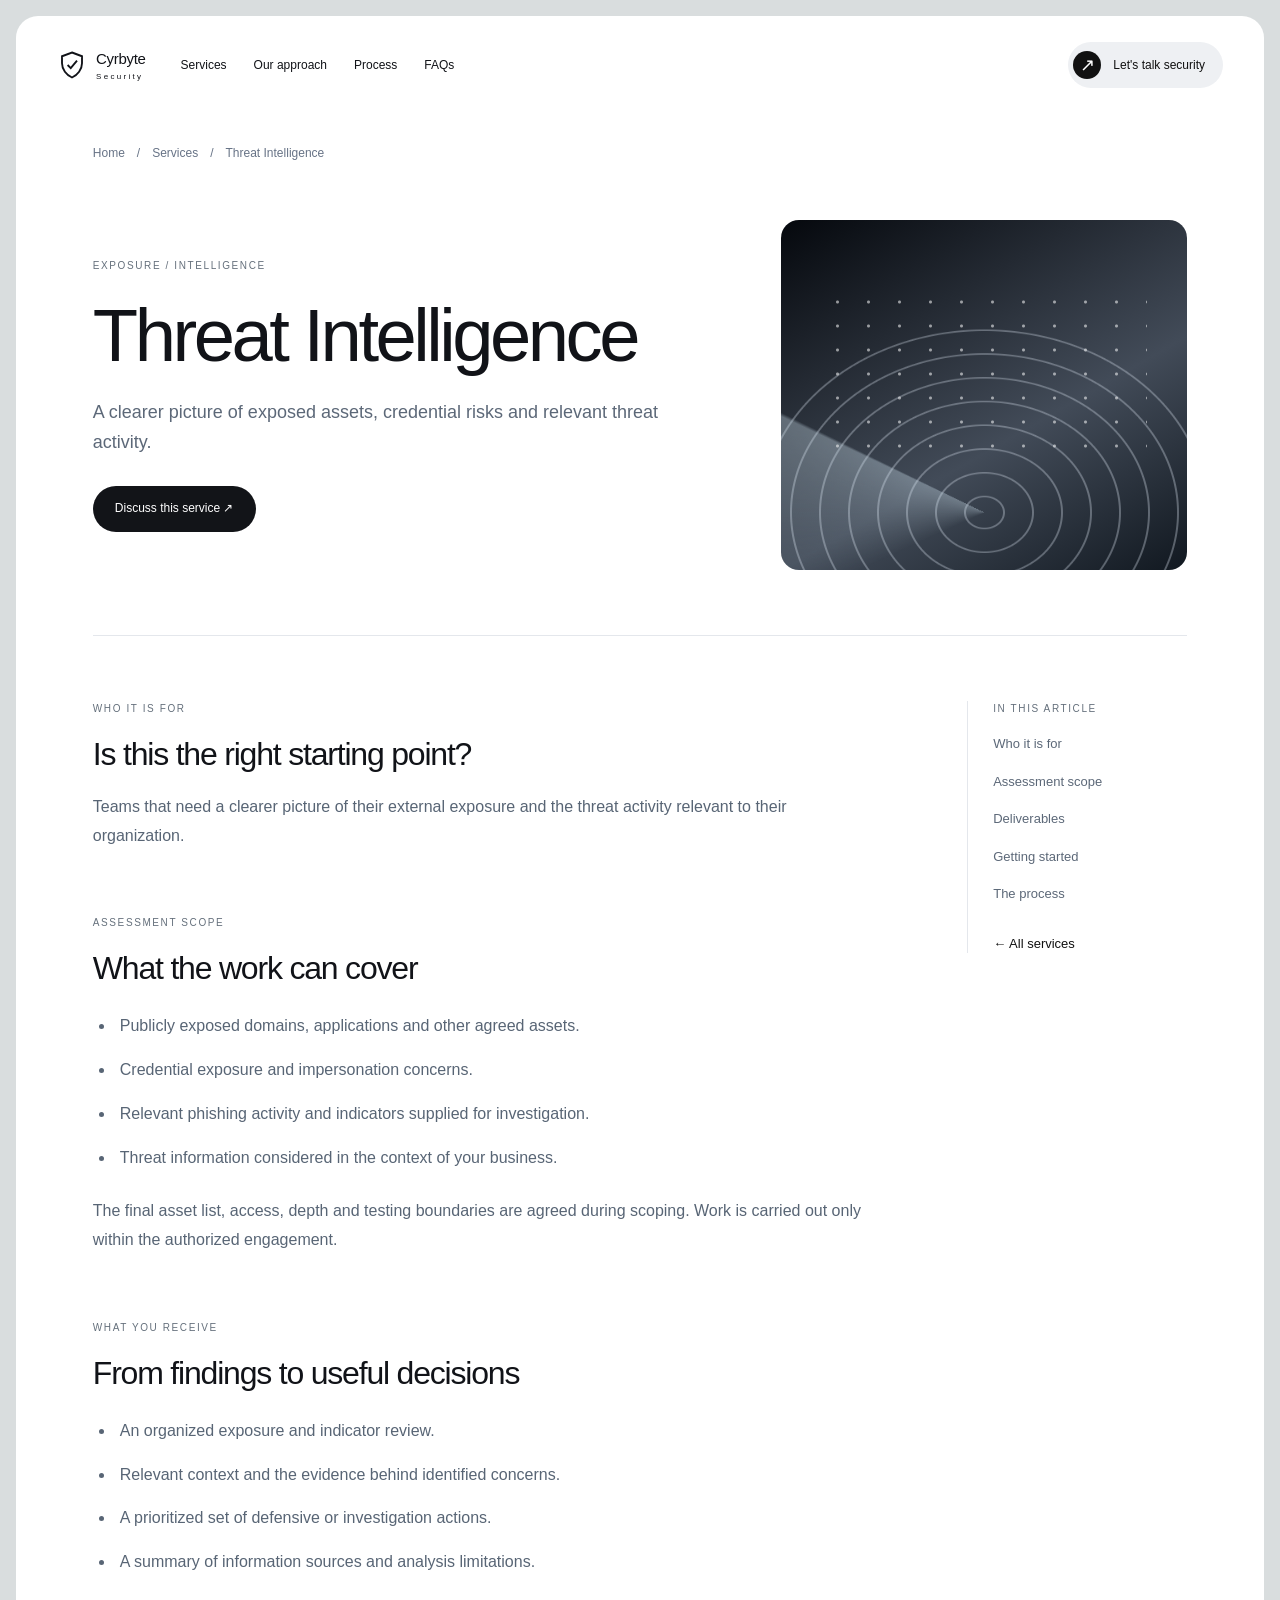
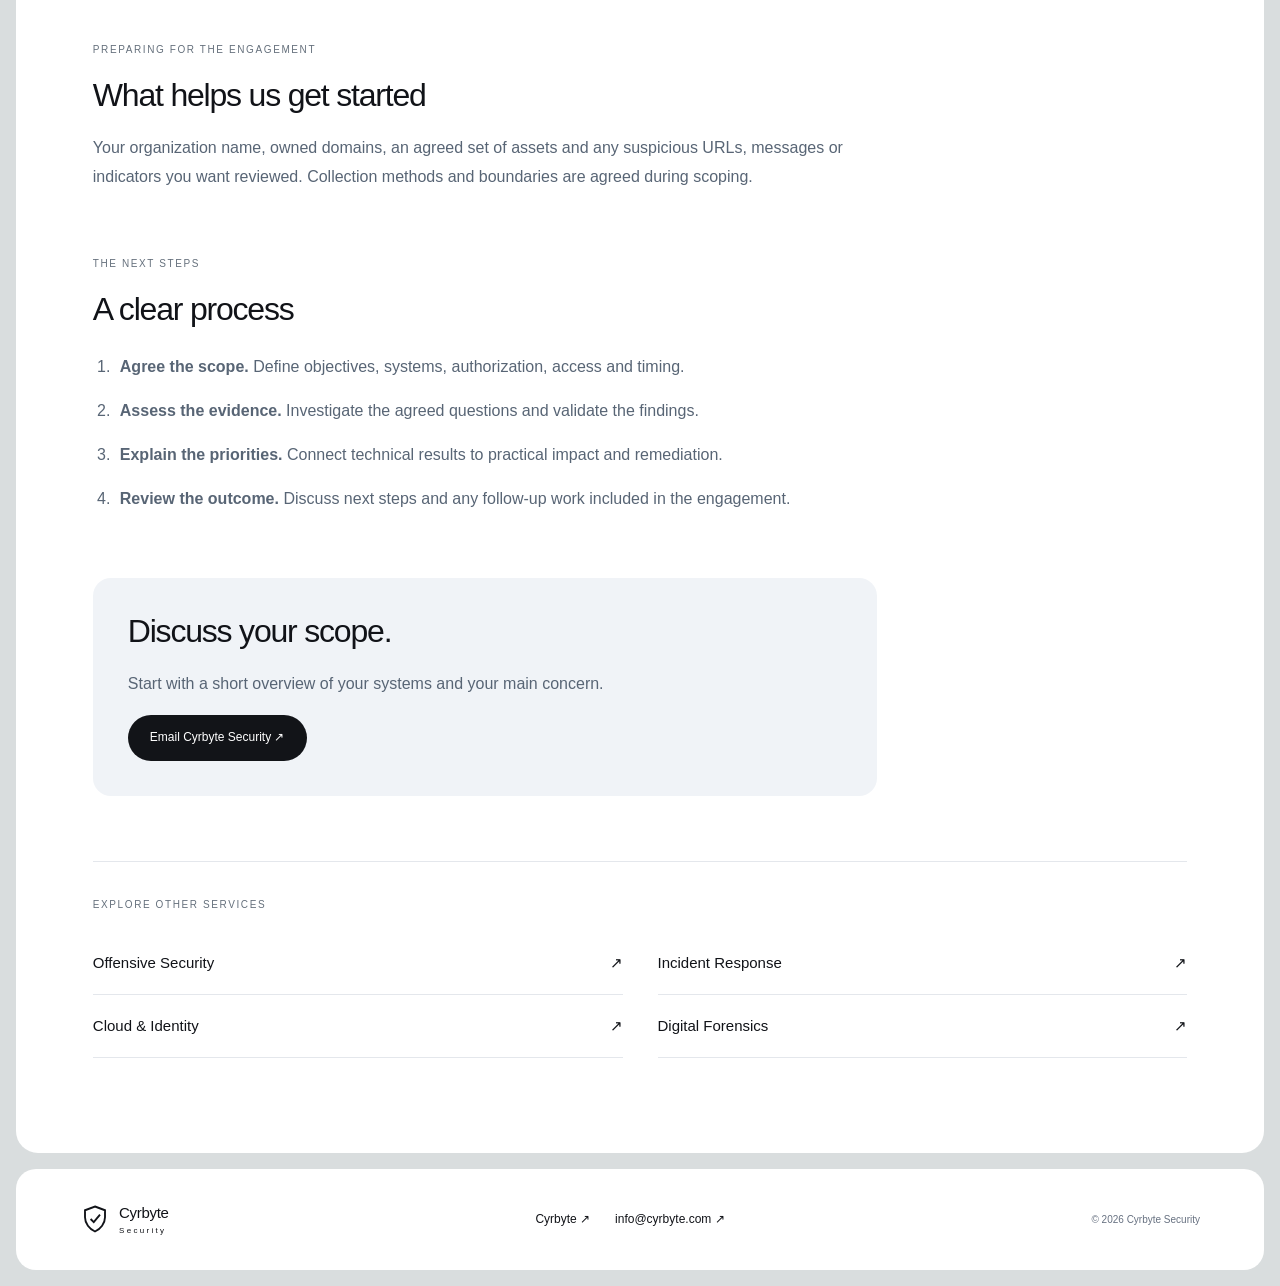
<file: services/threat-intelligence.html>
<!doctype html><html lang="en"><head><meta charset="UTF-8"><meta name="viewport" content="width=device-width,initial-scale=1"><meta name="theme-color" content="#f8f9fa"><title>Threat Intelligence | Cyrbyte Security</title><meta name="description" content="A clearer picture of exposed assets, credential risks and relevant threat activity."><link rel="icon" href="../assets/mark.svg" type="image/svg+xml"><link rel="stylesheet" href="../styles.css?v=7"></head><body><a class="skip" href="#main-content">Skip to content</a><header class="header"><a class="brand" href="../index.html" aria-label="Cyrbyte Security home"><svg viewBox="0 0 48 48" aria-hidden="true"><path d="M24 4 40 10v11c0 10-7 19-16 23C15 40 8 31 8 21V10Z" fill="none" stroke="currentColor" stroke-width="3"/><path d="m17 24 5 5 10-12" fill="none" stroke="currentColor" stroke-width="3"/></svg><span>Cyrbyte<small>Security</small></span></a><nav class="desktop-nav" aria-label="Primary navigation"><a href="../index.html#capabilities">Services</a><a href="../index.html#approach">Our approach</a><a href="../index.html#process">Process</a><a href="../index.html#faq">FAQs</a></nav><a class="pill contact-pill" href="../index.html#contact"><span class="round">↗</span>Let's talk security</a><button class="menu-toggle" aria-label="Open navigation" aria-controls="navigation" aria-expanded="false">☰</button></header><nav class="menu-panel" id="navigation" aria-label="Site navigation" hidden><a href="../index.html#capabilities">Services ↗</a><a href="../index.html#approach">Our approach ↗</a><a href="../index.html#process">Process ↗</a><a href="../index.html#faq">FAQs ↗</a><a href="../index.html#contact">Contact ↗</a></nav><main id="main-content" class="article"><nav class="breadcrumbs" aria-label="Breadcrumb"><a href="../index.html">Home</a><span>/</span><a href="../index.html#capabilities">Services</a><span>/</span><span>Threat Intelligence</span></nav><section class="article-hero"><div><span class="eyebrow">EXPOSURE / INTELLIGENCE</span><h1>Threat Intelligence</h1><p class="article-lede">A clearer picture of exposed assets, credential risks and relevant threat activity.</p><a class="pill solid" href="../index.html#contact">Discuss this service ↗</a></div><div class="article-art art-intelligence" aria-hidden="true"><div class="radar"></div><div class="dots"></div></div></section><div class="article-layout"><article class="article-body"><section id="who"><span class="eyebrow">WHO IT IS FOR</span><h2>Is this the right starting point?</h2><p>Teams that need a clearer picture of their external exposure and the threat activity relevant to their organization.</p></section><section id="scope"><span class="eyebrow">ASSESSMENT SCOPE</span><h2>What the work can cover</h2><ul><li>Publicly exposed domains, applications and other agreed assets.</li><li>Credential exposure and impersonation concerns.</li><li>Relevant phishing activity and indicators supplied for investigation.</li><li>Threat information considered in the context of your business.</li></ul><p>The final asset list, access, depth and testing boundaries are agreed during scoping. Work is carried out only within the authorized engagement.</p></section><section id="deliverables"><span class="eyebrow">WHAT YOU RECEIVE</span><h2>From findings to useful decisions</h2><ul><li>An organized exposure and indicator review.</li><li>Relevant context and the evidence behind identified concerns.</li><li>A prioritized set of defensive or investigation actions.</li><li>A summary of information sources and analysis limitations.</li></ul></section><section id="start"><span class="eyebrow">PREPARING FOR THE ENGAGEMENT</span><h2>What helps us get started</h2><p>Your organization name, owned domains, an agreed set of assets and any suspicious URLs, messages or indicators you want reviewed. Collection methods and boundaries are agreed during scoping.</p></section><section id="process"><span class="eyebrow">THE NEXT STEPS</span><h2>A clear process</h2><ol><li><b>Agree the scope.</b> Define objectives, systems, authorization, access and timing.</li><li><b>Assess the evidence.</b> Investigate the agreed questions and validate the findings.</li><li><b>Explain the priorities.</b> Connect technical results to practical impact and remediation.</li><li><b>Review the outcome.</b> Discuss next steps and any follow-up work included in the engagement.</li></ol></section><section class="article-cta"><h2>Discuss your scope.</h2><p>Start with a short overview of your systems and your main concern.</p><a class="pill solid" href="mailto:info@cyrbyte.com?subject=Threat%20Intelligence%20enquiry">Email Cyrbyte Security ↗</a></section></article><aside class="article-nav"><span class="eyebrow">IN THIS ARTICLE</span><a href="#who">Who it is for</a><a href="#scope">Assessment scope</a><a href="#deliverables">Deliverables</a><a href="#start">Getting started</a><a href="#process">The process</a><a href="../index.html#capabilities" class="back-link">← All services</a></aside></div><section class="related"><span class="eyebrow">EXPLORE OTHER SERVICES</span><div><a href="offensive-security.html"><span>Offensive Security</span>↗</a><a href="incident-response.html"><span>Incident Response</span>↗</a><a href="cloud-identity.html"><span>Cloud &amp; Identity</span>↗</a><a href="digital-forensics.html"><span>Digital Forensics</span>↗</a></div></section></main><footer class="footer"><a class="brand" href="../index.html#home"><svg viewBox="0 0 48 48" aria-hidden="true"><path d="M24 4 40 10v11c0 10-7 19-16 23C15 40 8 31 8 21V10Z" fill="none" stroke="currentColor" stroke-width="3"/><path d="m17 24 5 5 10-12" fill="none" stroke="currentColor" stroke-width="3"/></svg><span>Cyrbyte<small>Security</small></span></a><div><a href="https://cyrbyte.com">Cyrbyte ↗</a><a href="mailto:info@cyrbyte.com">info@cyrbyte.com ↗</a></div><small>© <span data-year>2026</span> Cyrbyte Security</small></footer><script src="../script.js?v=7" defer></script></body></html>
</file>
<file: styles.css>
:root{font-family:Arial,Helvetica,sans-serif;color:#111318;background:#d9ddde;font-synthesis:none;--muted:#7f8791;--line:#e4e7ec}*{box-sizing:border-box}html{scroll-behavior:auto;scroll-padding-top:105px}body{margin:0}a{color:inherit;text-decoration:none}button,input,select,textarea{font:inherit}button{cursor:pointer;color:inherit}a,button,input,select,textarea,summary{-webkit-tap-highlight-color:transparent}a:focus-visible,button:focus-visible,input:focus-visible,select:focus-visible,textarea:focus-visible,summary:focus-visible{outline:2px solid #2868ee;outline-offset:5px}::selection{background:#c6d7fb}p{line-height:1.65}.muted{color:var(--muted)}.eyebrow{font-size:10px;font-weight:400;letter-spacing:1.6px;color:#65707c;line-height:1.5;display:block}.skip{position:fixed;top:-80px;left:20px;z-index:100;background:white;padding:15px}.skip:focus{top:20px}.header{position:fixed;z-index:30;left:42px;right:42px;top:32px;display:flex;align-items:center;gap:35px;padding:10px 15px;border-radius:60px;transition:background .2s,box-shadow .2s}.header.scrolled{background:#fffffff0;backdrop-filter:blur(18px);box-shadow:0 4px 25px #18243412}.brand{display:flex;gap:9px;align-items:center;flex-shrink:0;font-size:15px;letter-spacing:-.3px}.brand svg{width:30px;height:30px}.brand small{display:block;font-size:8px;letter-spacing:2.3px;margin-top:5px}.desktop-nav{display:flex;gap:27px;font-size:12px}.desktop-nav a:hover{color:#65707c}.pill{border:0;display:inline-flex;align-items:center;justify-content:center;gap:12px;border-radius:50px;padding:13px 22px;background:#eef0f3;color:#111;font-size:12px;min-height:46px;line-height:1.25;transition:transform .2s,background .2s;white-space:nowrap}.pill:hover{transform:translateY(-2px);background:#e0e4ea}.pill .round{width:28px;height:28px;display:grid;place-items:center;border-radius:50%;background:#111;color:white;font-size:18px}.contact-pill{margin-left:auto;padding:5px 18px 5px 5px}.solid{background:#121418;color:white}.solid:hover{background:#353940}.light{background:white;color:#15171b}.menu-toggle{display:none;flex-shrink:0;width:44px;height:44px;border:1px solid #d9dee5;border-radius:50%;background:white;font-size:20px}.menu-panel{position:fixed;inset:105px 30px auto;padding:22px 30px;background:white;border:1px solid var(--line);border-radius:20px;box-shadow:0 20px 60px #0002;z-index:29}.menu-panel[hidden]{display:none}.menu-panel a{display:block;font-size:22px;padding:17px 0;border-bottom:1px solid var(--line)}.menu-panel a:last-child{border:0}main{margin:16px;border-radius:22px;overflow:clip;background:white}.hero{position:relative;min-height:740px;height:min(980px,calc(100svh - 32px));isolation:isolate;overflow:hidden}.hero-title{position:relative;text-align:center;padding:clamp(150px,22svh,220px) 6% 0;z-index:2}.hero-title .eyebrow{margin-bottom:22px}.hero h1{font-size:clamp(34px,4vw,60px);font-weight:400;letter-spacing:-2.8px;line-height:1.12;margin:0}.hero-film{position:absolute;left:0;bottom:60px;width:100%;height:64%;object-fit:cover;mix-blend-mode:multiply;z-index:1;pointer-events:none}.hero-bottom{position:absolute;bottom:40px;left:5%;right:5%;display:flex;align-items:flex-end;justify-content:space-between;gap:25px;z-index:3}.hero-bottom p{font-size:13px;line-height:1.45;margin:0}.text-link{display:inline-block;background:transparent;border:0;border-bottom:1px solid #c4cad3;padding:8px 0;font-size:13px;line-height:1.4}.text-link:hover{border-color:#111}.section{padding:88px 5%}.section-top{display:flex;align-items:center;justify-content:space-between;gap:25px;margin-bottom:35px}.section-heading{display:grid;grid-template-columns:1.4fr 1fr;gap:70px;align-items:end;margin-bottom:45px}.section h2,.defense h2{font-size:clamp(34px,4.2vw,66px);font-weight:400;letter-spacing:-2.7px;line-height:1.07;margin:0}.section-heading>p{font-size:15px;color:#606b78;max-width:400px;margin:0 0 5px;line-height:1.7}.capabilities{background:#f7f9fb}.service-grid{display:grid;grid-template-columns:repeat(5,minmax(0,1fr));gap:20px;padding:15px 0}.service-card{display:block;position:relative;min-height:305px;aspect-ratio:.63;background:#10141a;border-radius:15px;overflow:hidden;color:white;box-shadow:0 12px 30px #151d2614;transform:rotate(var(--tilt));transition:transform .35s,box-shadow .35s}.service-card:nth-child(1){--tilt:-3deg}.service-card:nth-child(2){--tilt:2deg}.service-card:nth-child(3){--tilt:0deg}.service-card:nth-child(4){--tilt:-2deg}.service-card:nth-child(5){--tilt:3deg}.service-card:hover{transform:translateY(-12px) rotate(0deg);box-shadow:0 24px 35px #151d2624}.service-card:after{content:'';position:absolute;inset:0;background:linear-gradient(transparent 45%,#000b 75%,#080c12 100%);pointer-events:none}.card-num{position:absolute;top:18px;left:16px;right:12px;font-size:8px;letter-spacing:.8px;z-index:3;color:#edf0f5;line-height:1.5}.card-copy{position:absolute;left:18px;right:15px;bottom:20px;z-index:3}.card-copy h3{font-size:clamp(18px,1.7vw,25px);font-weight:400;letter-spacing:-.8px;line-height:1.08;margin:0 0 18px}.card-copy>span{font-size:10px;color:#d6dce5}.card-art{position:absolute;inset:0;pointer-events:none}.art-offensive{background:radial-gradient(circle at 50% 25%,#646d79,#111820 70%)}.art-intelligence{background:linear-gradient(150deg,#05080d,#424b58 60%,#111820)}.art-response{background:linear-gradient(115deg,#161d25,#555f6c 42%,#b2becd 43%,#263444 51%,#080b10 80%)}.art-cloud{background:linear-gradient(140deg,#eef2f6,#adb6c2)}.art-cloud .card-num{color:#34404e}.art-forensics{background:radial-gradient(ellipse at 45% 35%,#4c5867,#080d14 75%)}.wire-globe{position:absolute;top:20%;left:7%;width:86%;aspect-ratio:1;border-radius:50%;background:repeating-radial-gradient(ellipse,#c2cddd55 0 1px,transparent 1px 11px),repeating-conic-gradient(from 20deg,#e3effa88 0deg 1deg,transparent 1deg 17deg);box-shadow:inset 15px 20px 20px #ffffff55,inset -20px -8px 25px #0008;animation:turn 40s linear infinite}.radar{position:absolute;top:14%;left:-10%;width:120%;aspect-ratio:1;background:repeating-radial-gradient(circle,transparent 0 18px,#dfe8f455 19px 20px,transparent 21px 29px);border-radius:50%;transform:rotateX(35deg)}.radar:after{content:'';position:absolute;inset:0;background:conic-gradient(transparent 240deg,#d9edf955 300deg,transparent 301deg);animation:turn 10s linear infinite}.dots{position:absolute;inset:20% 10% 35%;background-image:radial-gradient(circle,white 1px,transparent 2px);background-size:31px 24px;opacity:.55}.metal-ring{position:absolute;width:77%;height:48%;top:19%;left:11%;border:26px solid #b9c5d3;border-radius:50%;transform:rotate(-30deg) rotateY(25deg);box-shadow:inset 5px 4px 6px white,inset -5px -5px 10px #222,7px 7px 10px #000,-3px -2px 5px #fff}.cloud-stack{position:absolute;top:22%;left:18%;width:65%;height:50%;transform:rotate(12deg) skewY(-8deg)}.cloud-stack i{display:block;height:27%;margin-bottom:15px;border-radius:7px;background:linear-gradient(120deg,#fff,#aab5c4);box-shadow:7px 9px 0 #485568,8px 15px 15px #29303944}.fingerprint{position:absolute;left:20%;top:17%;width:60%;height:52%;border-radius:45% 45% 30% 30%;background:repeating-radial-gradient(ellipse at 50% 40%,transparent 0 5px,#d7e3f2 6px 7px,transparent 8px 11px);transform:rotate(18deg)}.defense{position:relative;min-height:520px;display:flex;align-items:center;overflow:hidden;background:#030813;color:white;isolation:isolate}.tunnel-film{position:absolute;inset:0;width:100%;height:100%;object-fit:cover;z-index:-2;pointer-events:none}.defense-overlay{position:absolute;inset:0;background:linear-gradient(90deg,#030813db,#03081350);z-index:-1}.defense-copy{padding:75px 7%;position:relative}.defense .eyebrow{color:#acbdd6;margin-bottom:30px}.defense h2{font-size:clamp(35px,4.5vw,70px);letter-spacing:-2.3px}.defense p{font-size:15px;color:#d5dfef;margin:27px 0}.defense .pill{margin-top:6px}.principles{display:grid;grid-template-columns:repeat(3,1fr);gap:50px;border-top:1px solid var(--line);padding-top:35px}.principles article>span,.process-steps article>span{font:12px monospace;color:#7b8796}.principles h3,.process-steps h3{font-size:24px;line-height:1.15;font-weight:400;letter-spacing:-.8px;margin:18px 0}.principles p,.process-steps p{font-size:14px;color:#606b78;margin:0;max-width:360px}.process{background:#f7f9fb}.process-steps{display:grid;grid-template-columns:repeat(4,1fr);gap:30px}.response-layout{display:grid;grid-template-columns:1.2fr 1fr;gap:90px}.response .eyebrow{margin-bottom:30px}.response p{font-size:15px;color:#606b78;max-width:470px;margin:25px 0}.response-list p{display:flex;flex-direction:column;gap:10px;border-top:1px solid var(--line);padding:20px 0;margin:0}.response-list b{font-size:22px;font-weight:400;letter-spacing:-.5px;color:#111}.response-list span{font-size:14px}.faq{background:#f7f9fb}.faq-list{max-width:1000px;margin:0 auto;border-bottom:1px solid var(--line)}.faq-list details{border-top:1px solid var(--line);padding:22px 0}.faq-list summary{font-size:17px;line-height:1.4;cursor:pointer;padding-right:30px}.faq-list p{max-width:800px;font-size:14px;color:#5c6878;line-height:1.8;margin:18px 0 0}.contact{padding-top:105px;padding-bottom:110px}.contact .eyebrow{margin-bottom:30px}.contact>p{max-width:570px;font-size:16px;color:#606b78;margin:30px 0}.contact-actions{display:flex;align-items:center;gap:30px;flex-wrap:wrap}.mail-link{font-size:14px;border-bottom:1px solid #ccd1d8;padding:8px 0}.footer{background:white;margin:0 16px 16px;padding:35px 5%;border-radius:20px;display:flex;justify-content:space-between;align-items:center;gap:25px}.footer>div{display:flex;gap:25px;flex-wrap:wrap;font-size:12px}.footer>small{font-size:10px;color:#677181}dialog{border:1px solid #e1e5eb;padding:42px;width:min(620px,calc(100% - 30px));border-radius:20px;background:white;color:#111;max-height:90svh;overflow-y:auto;box-shadow:0 20px 70px #0002}dialog::backdrop{background:#12171fb3;backdrop-filter:blur(8px)}.dialog-close{position:sticky;top:0;float:right;z-index:2;width:34px;height:34px;border:0;border-radius:50%;background:#eef0f3;font-size:24px;margin-top:-24px;margin-right:-24px}dialog h2{font-size:36px;font-weight:400;letter-spacing:-1.8px;margin:23px 0 18px}dialog p{font-size:13px;line-height:1.6;color:#5c6776}form{display:grid;grid-template-columns:1fr 1fr;gap:18px;margin:28px 0 0}label{display:grid;gap:8px;font-size:12px}input,select,textarea{width:100%;padding:12px;border:1px solid #d2d8e0;border-radius:8px;background:#fafbfc;font-size:14px;color:#111;min-width:0}textarea{resize:vertical}form label:last-of-type,form>button,form>p{grid-column:1/-1}form>.pill{justify-self:start}#brief-status{margin:0}#draft-tools{margin-top:20px}.draft-actions{display:flex;gap:15px;flex-wrap:wrap;margin-top:18px}.article{padding:130px 6% 60px}.breadcrumbs{display:flex;gap:12px;flex-wrap:wrap;font-size:12px;color:#677386;margin-bottom:60px}.breadcrumbs a:hover{color:#111}.article-hero{display:grid;grid-template-columns:1.2fr .8fr;gap:80px;align-items:center;padding-bottom:65px;border-bottom:1px solid var(--line)}.article-hero h1{font-size:clamp(44px,5.8vw,80px);line-height:1.04;letter-spacing:-3.5px;font-weight:400;margin:24px 0}.article-lede{font-size:18px;color:#5c6878;line-height:1.65;max-width:650px;margin-bottom:28px}.article-art{height:350px;border-radius:18px;position:relative;overflow:hidden}.article-art .wire-globe{width:60%;left:20%;top:12%}.article-art .metal-ring{height:68%;width:60%;left:20%;top:13%;border-width:38px}.article-art .fingerprint{width:45%;left:28%;height:80%;top:10%}.article-art .cloud-stack{height:70%;width:50%;left:25%;top:15%}.article-layout{display:grid;grid-template-columns:minmax(0,1fr) 220px;gap:90px;margin-top:65px}.article-body>section{margin-bottom:65px;scroll-margin-top:125px}.article-body h2{font-size:32px;font-weight:400;letter-spacing:-1.2px;line-height:1.15;margin:20px 0}.article-body p,.article-body li{font-size:16px;line-height:1.8;color:#586575}.article-body ul,.article-body ol{padding-left:22px;margin:25px 0}.article-body li{padding-left:5px;margin-bottom:15px}.article-nav{position:sticky;top:125px;align-self:start;border-left:1px solid var(--line);padding-left:25px}.article-nav a{display:block;font-size:13px;color:#5c6878;margin-top:18px;line-height:1.5}.article-nav a:hover{color:#111}.article-nav .back-link{margin-top:30px;color:#111}.article-cta{background:#f0f3f7;padding:35px;border-radius:18px}.article-cta h2{margin-top:0}.related{border-top:1px solid var(--line);padding:35px 0}.related>div{display:grid;grid-template-columns:1fr 1fr;gap:0 35px;margin-top:20px}.related a{display:flex;align-items:center;justify-content:space-between;border-bottom:1px solid var(--line);padding:22px 0;font-size:15px}.related a:hover{color:#586575}@keyframes turn{to{transform:rotate(360deg)}}
@media(max-width:1050px){.header{left:28px;right:28px;gap:24px}.desktop-nav{gap:18px}.service-grid{grid-template-columns:repeat(3,minmax(0,1fr));gap:25px}.service-card{min-height:340px;aspect-ratio:.8;transform:rotate(0deg)}.card-copy h3{font-size:26px}.process-steps{grid-template-columns:1fr 1fr;gap:40px}.section-heading{gap:40px}.article-layout{gap:45px;grid-template-columns:minmax(0,1fr) 180px}.article-hero{gap:45px}.response-layout{gap:45px}.article-art{height:290px}}
@media(max-width:700px){html{scroll-padding-top:100px}.header{left:22px;right:22px;top:25px;padding:5px 6px;gap:15px;background:#ffffffed;backdrop-filter:blur(15px)}.desktop-nav{display:none}.menu-toggle{display:block}.brand{font-size:13px}.brand svg{width:26px;height:26px}.brand small{font-size:7px;letter-spacing:2px}.contact-pill{font-size:10px;min-height:40px;padding-right:12px;gap:8px}.contact-pill .round{width:26px;height:26px}.menu-panel{inset:95px 22px auto}.hero{height:760px;min-height:690px}.hero-title{padding-top:150px}.hero h1{font-size:36px;letter-spacing:-1.7px}.hero-title .eyebrow{font-size:9px;margin-bottom:20px}.hero-film{bottom:115px;height:56%;width:115%;left:-7.5%}.hero-bottom{bottom:30px;left:7%;right:7%;display:grid;grid-template-columns:1fr auto;gap:20px}.hero-bottom p{grid-column:1/-1;font-size:12px}.hero-bottom .pill{font-size:11px;padding:12px 16px}.hero-bottom .text-link{font-size:11px}.section{padding:65px 7%}.section-heading{grid-template-columns:1fr;gap:22px;margin-bottom:32px}.section h2{font-size:38px;letter-spacing:-1.8px}.section-heading>p{font-size:14px}.section-top{margin-bottom:25px}.section-top .eyebrow{font-size:8px}.service-grid{grid-template-columns:1fr 1fr;gap:18px}.service-card{min-height:280px;aspect-ratio:.7;transform:none}.card-copy{left:14px;right:12px;bottom:18px}.card-copy h3{font-size:22px}.card-copy>span{font-size:10px}.card-num{font-size:7px;top:15px;left:13px}.metal-ring{border-width:20px}.defense{min-height:440px}.defense-copy{padding:60px 7%}.defense h2{font-size:40px;letter-spacing:-1.7px}.defense p{font-size:14px}.principles{grid-template-columns:1fr;gap:35px}.principles h3{font-size:24px;margin-top:12px}.process-steps{grid-template-columns:1fr;gap:35px}.response-layout{grid-template-columns:1fr;gap:35px}.faq-list summary{font-size:15px}.contact>p{font-size:14px}.contact-actions{gap:20px}.footer{flex-wrap:wrap;padding:30px 7%}.footer>div{font-size:11px;gap:15px}.footer>small{flex-basis:100%}.article{padding:120px 7% 35px}.breadcrumbs{margin-bottom:35px;font-size:11px}.article-hero{grid-template-columns:1fr;gap:35px;padding-bottom:40px}.article-hero h1{font-size:52px;letter-spacing:-2.3px}.article-lede{font-size:16px}.article-art{height:260px}.article-layout{grid-template-columns:1fr;gap:20px;margin-top:40px}.article-nav{position:static;grid-row:1;border:1px solid var(--line);border-radius:12px;padding:22px;display:flex;flex-wrap:wrap;gap:14px 20px;margin-bottom:25px}.article-nav .eyebrow{flex-basis:100%}.article-nav a,.article-nav .back-link{margin:0;font-size:12px}.article-body>section{margin-bottom:45px}.article-body h2{font-size:29px}.article-body p,.article-body li{font-size:15px}.article-cta{padding:26px}.related>div{grid-template-columns:1fr}.related a{font-size:14px}dialog{padding:35px 25px}.dialog-close{margin-top:-20px;margin-right:-14px}dialog h2{font-size:32px}form{grid-template-columns:1fr}}
@media(max-width:380px){.header{left:16px;right:16px;gap:8px}.contact-pill .round{display:none}.contact-pill{padding:11px;font-size:9px}.hero h1{font-size:30px}.service-card{min-height:250px}.card-copy h3{font-size:19px}.section h2{font-size:34px}.card-copy>span{font-size:9px}.section-top>.eyebrow:last-child:not(:first-child){display:none}.article-hero h1{font-size:44px}}
@media(prefers-reduced-motion:reduce){html{scroll-behavior:auto}*,*:before,*:after{animation:none!important;transition:none!important}}
</file>
